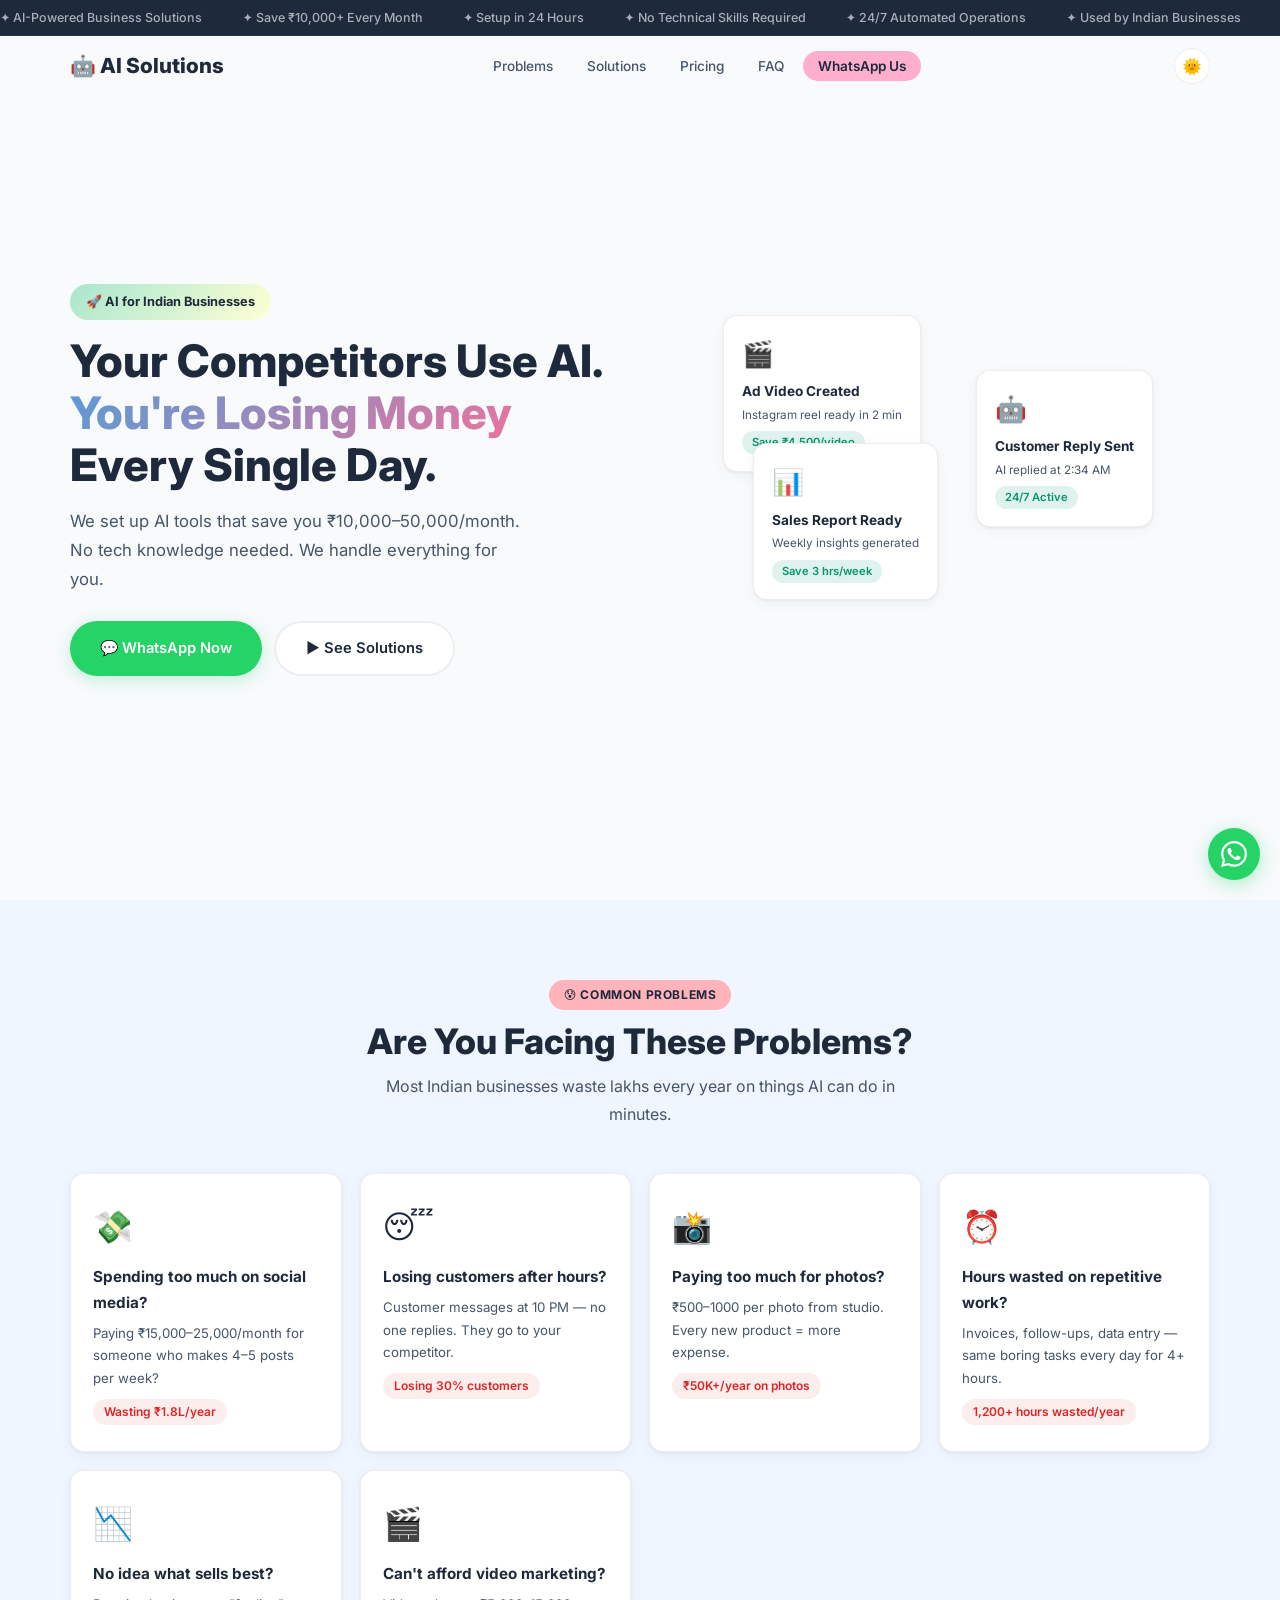
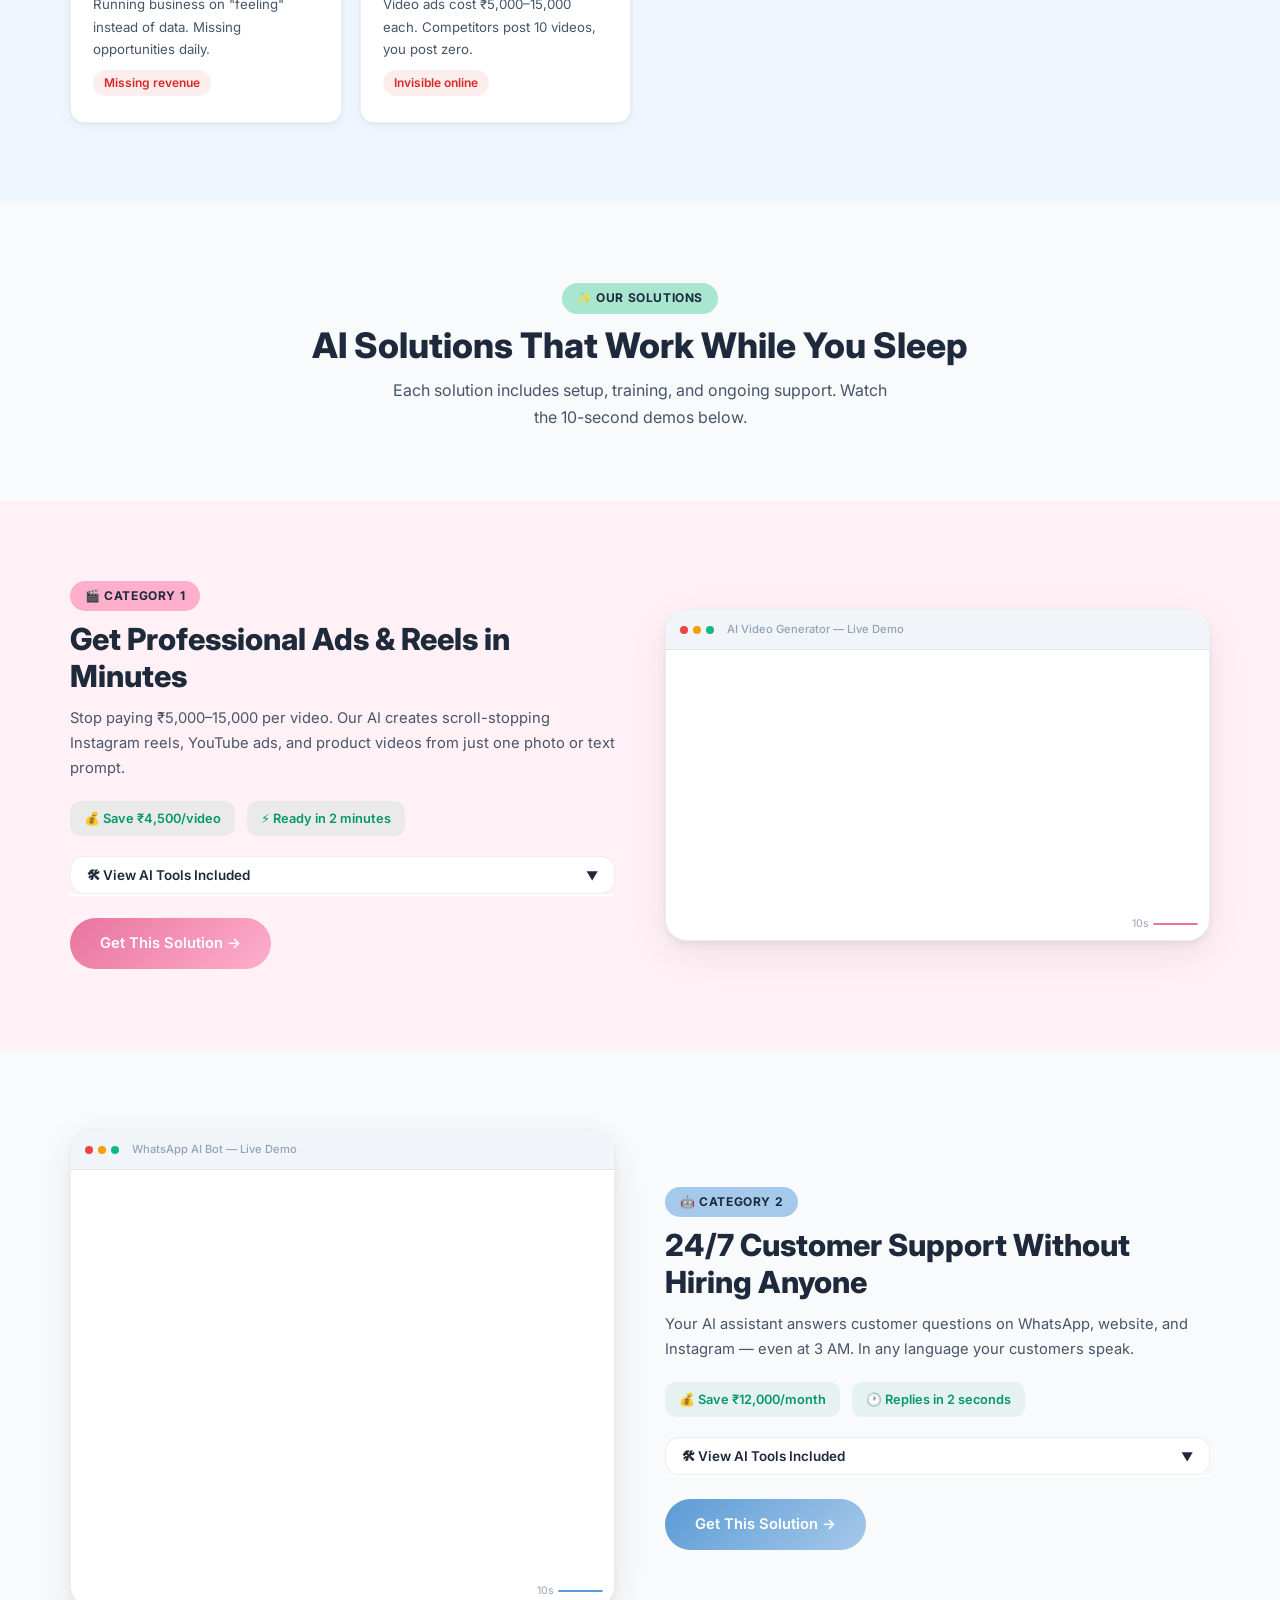
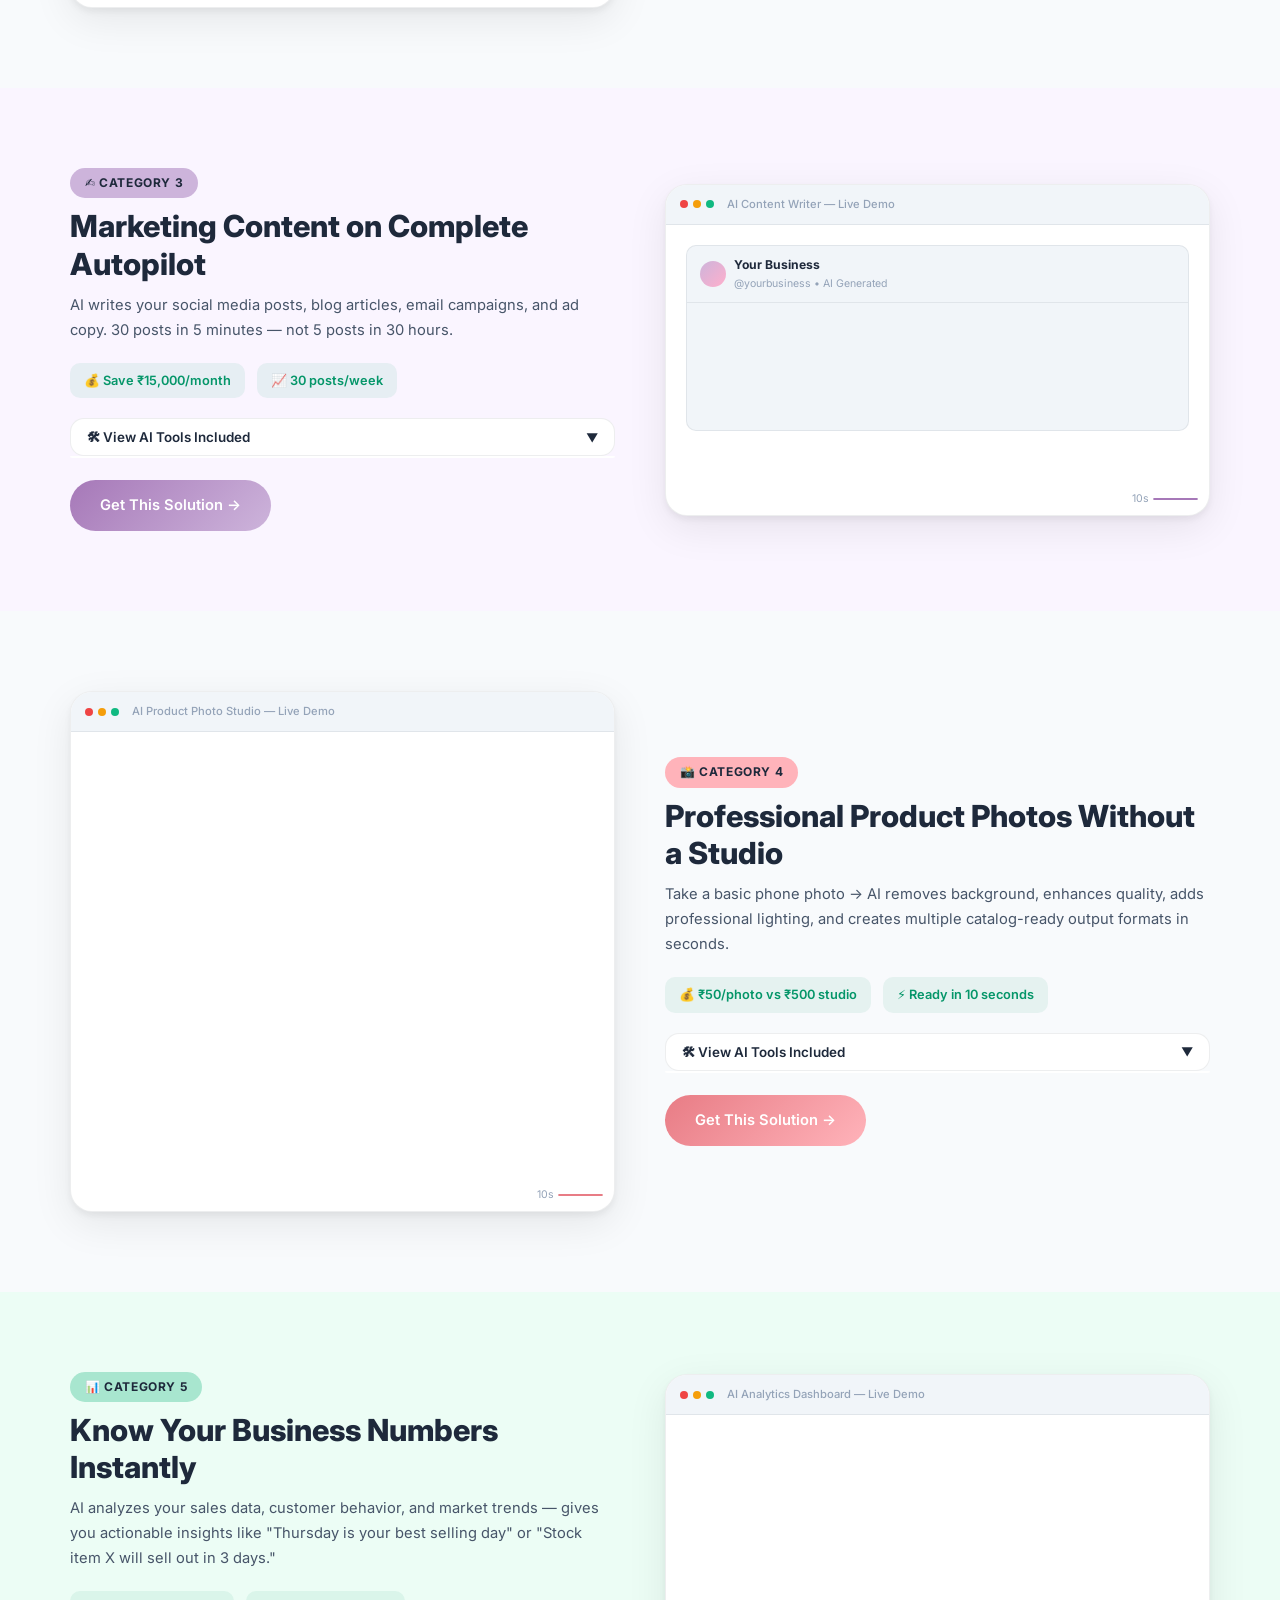
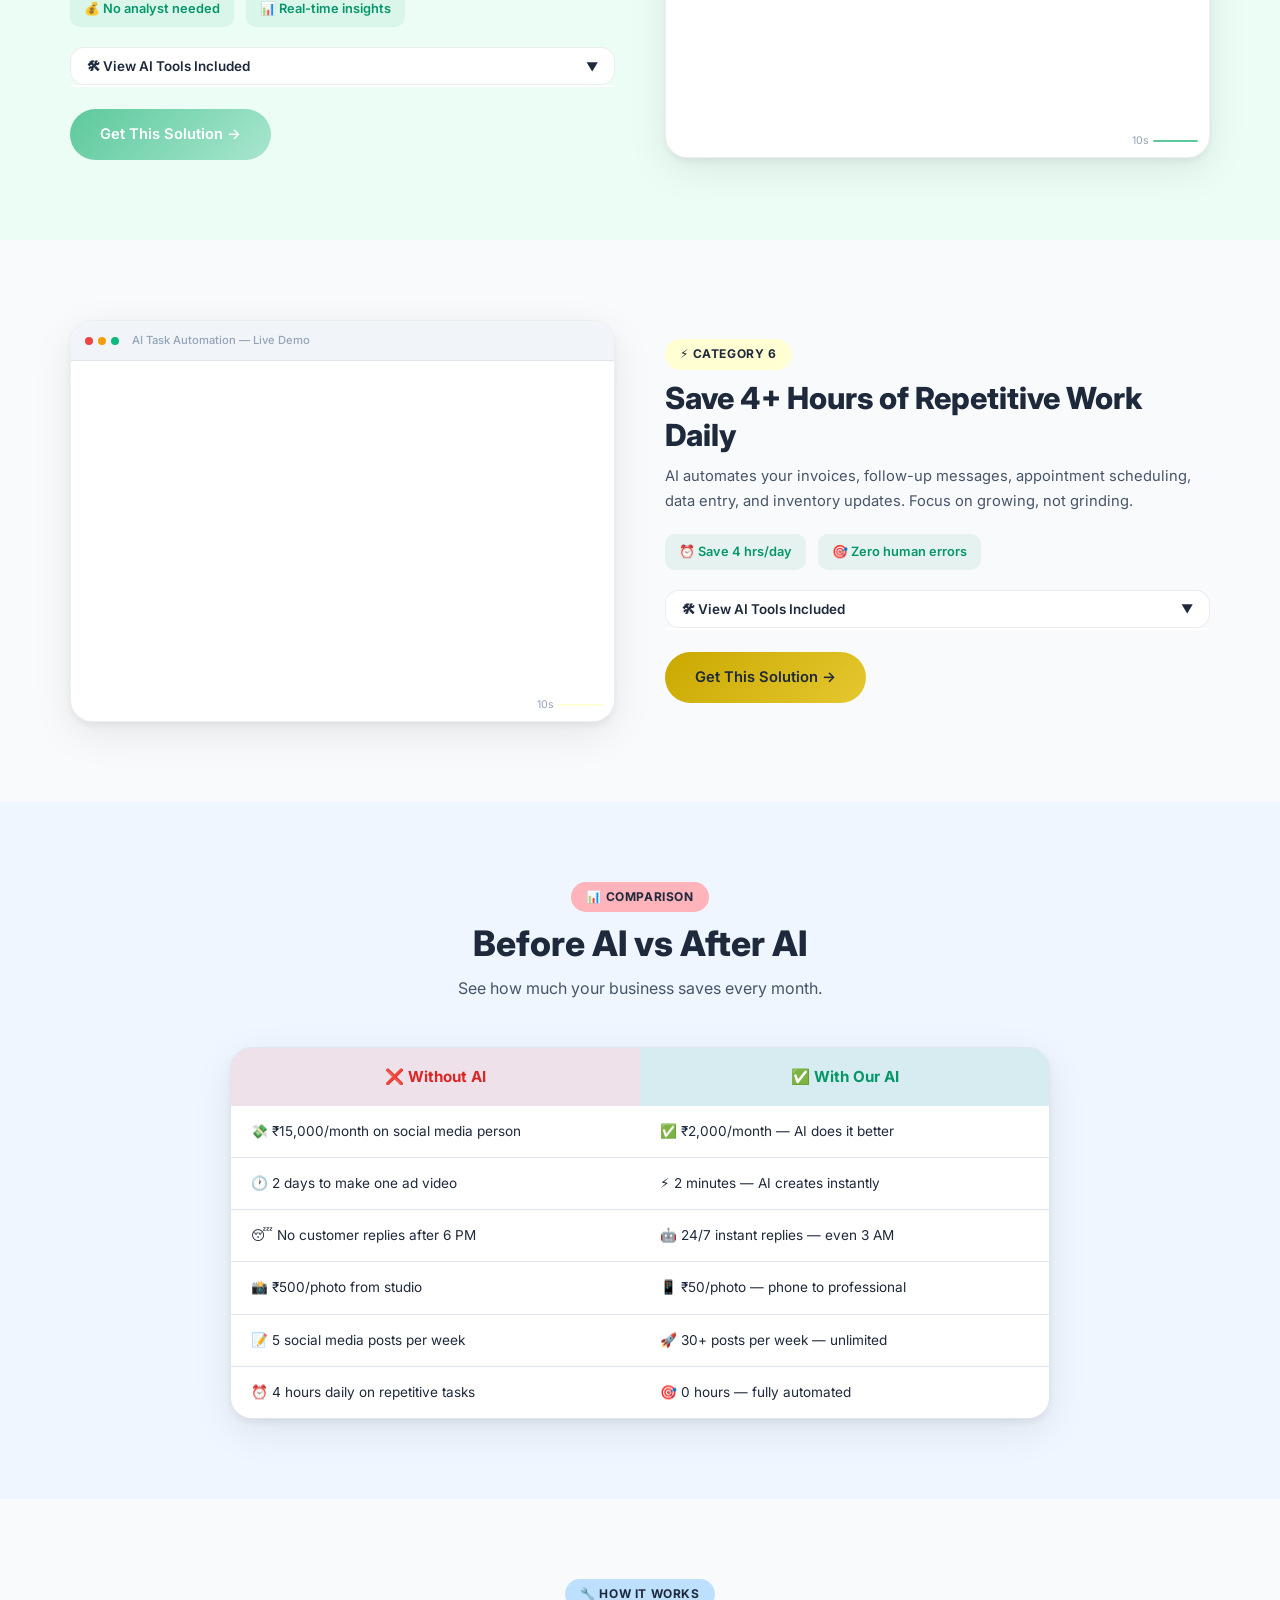
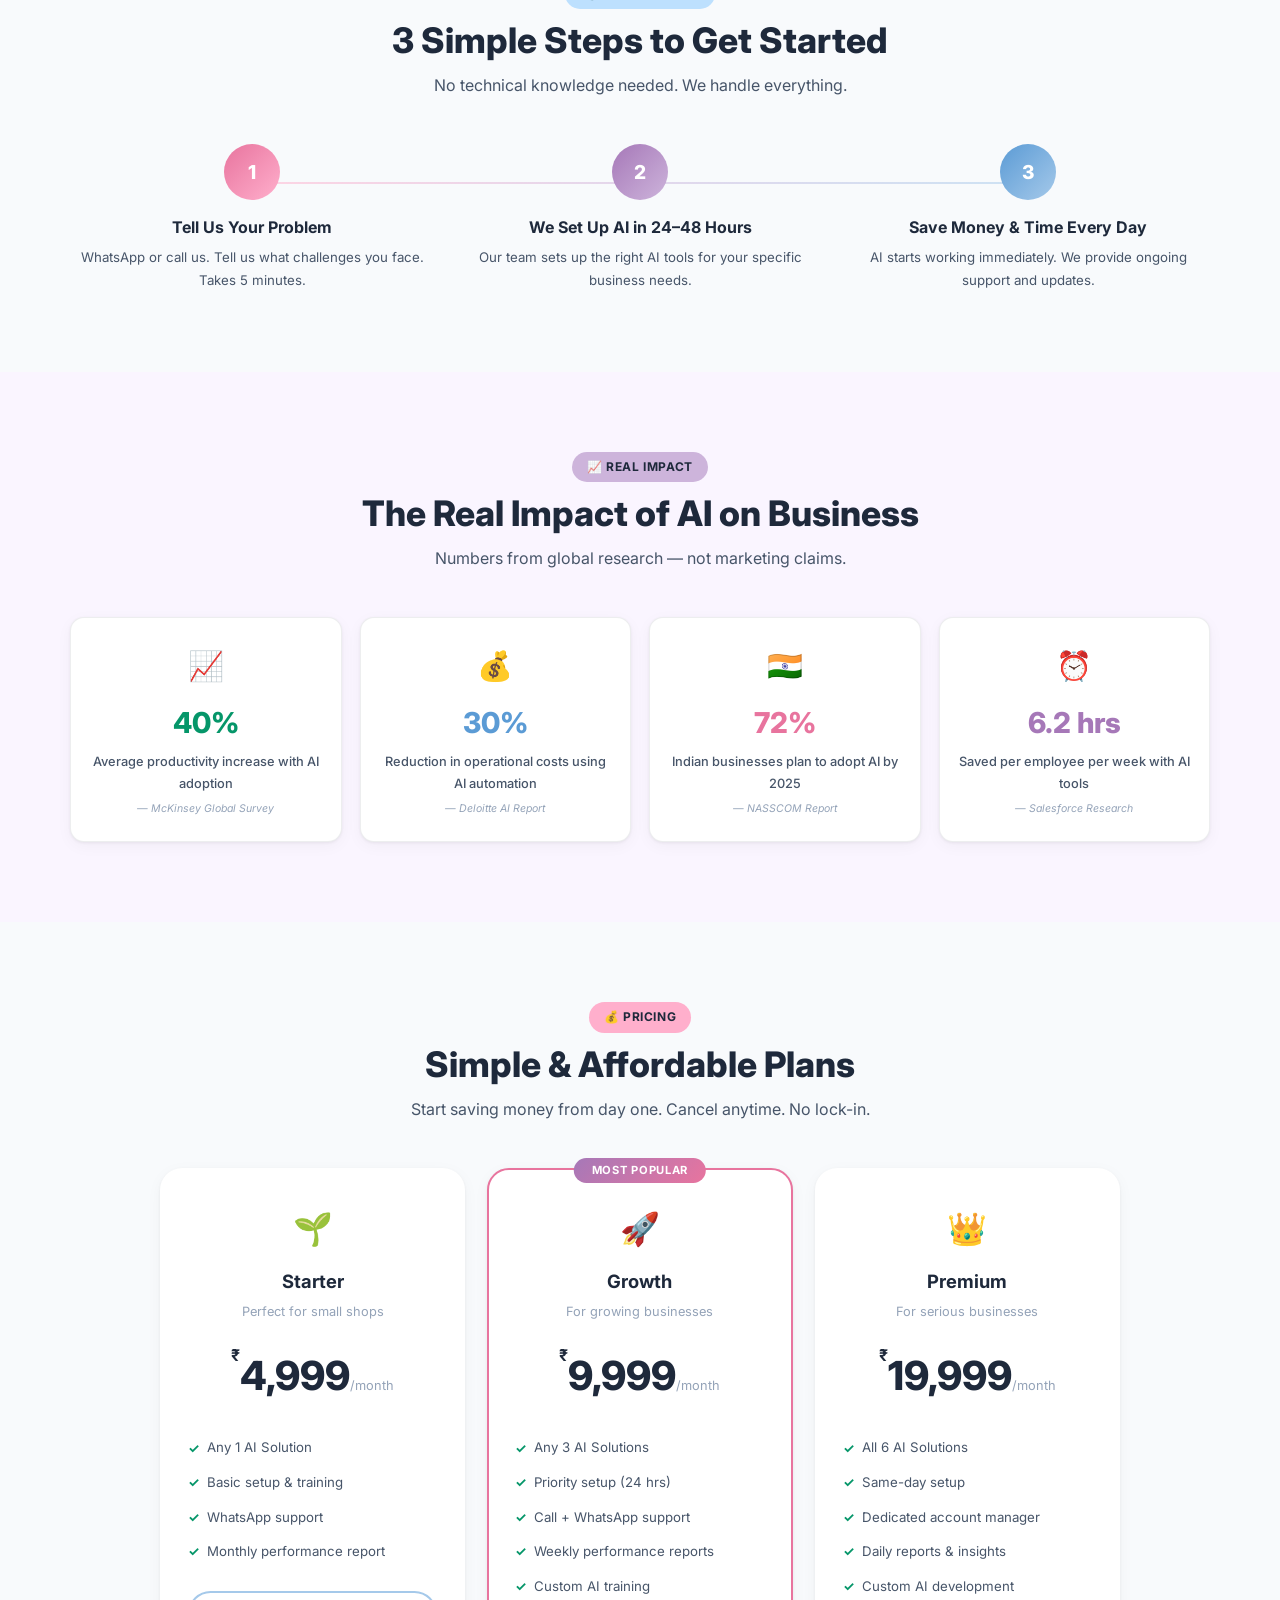
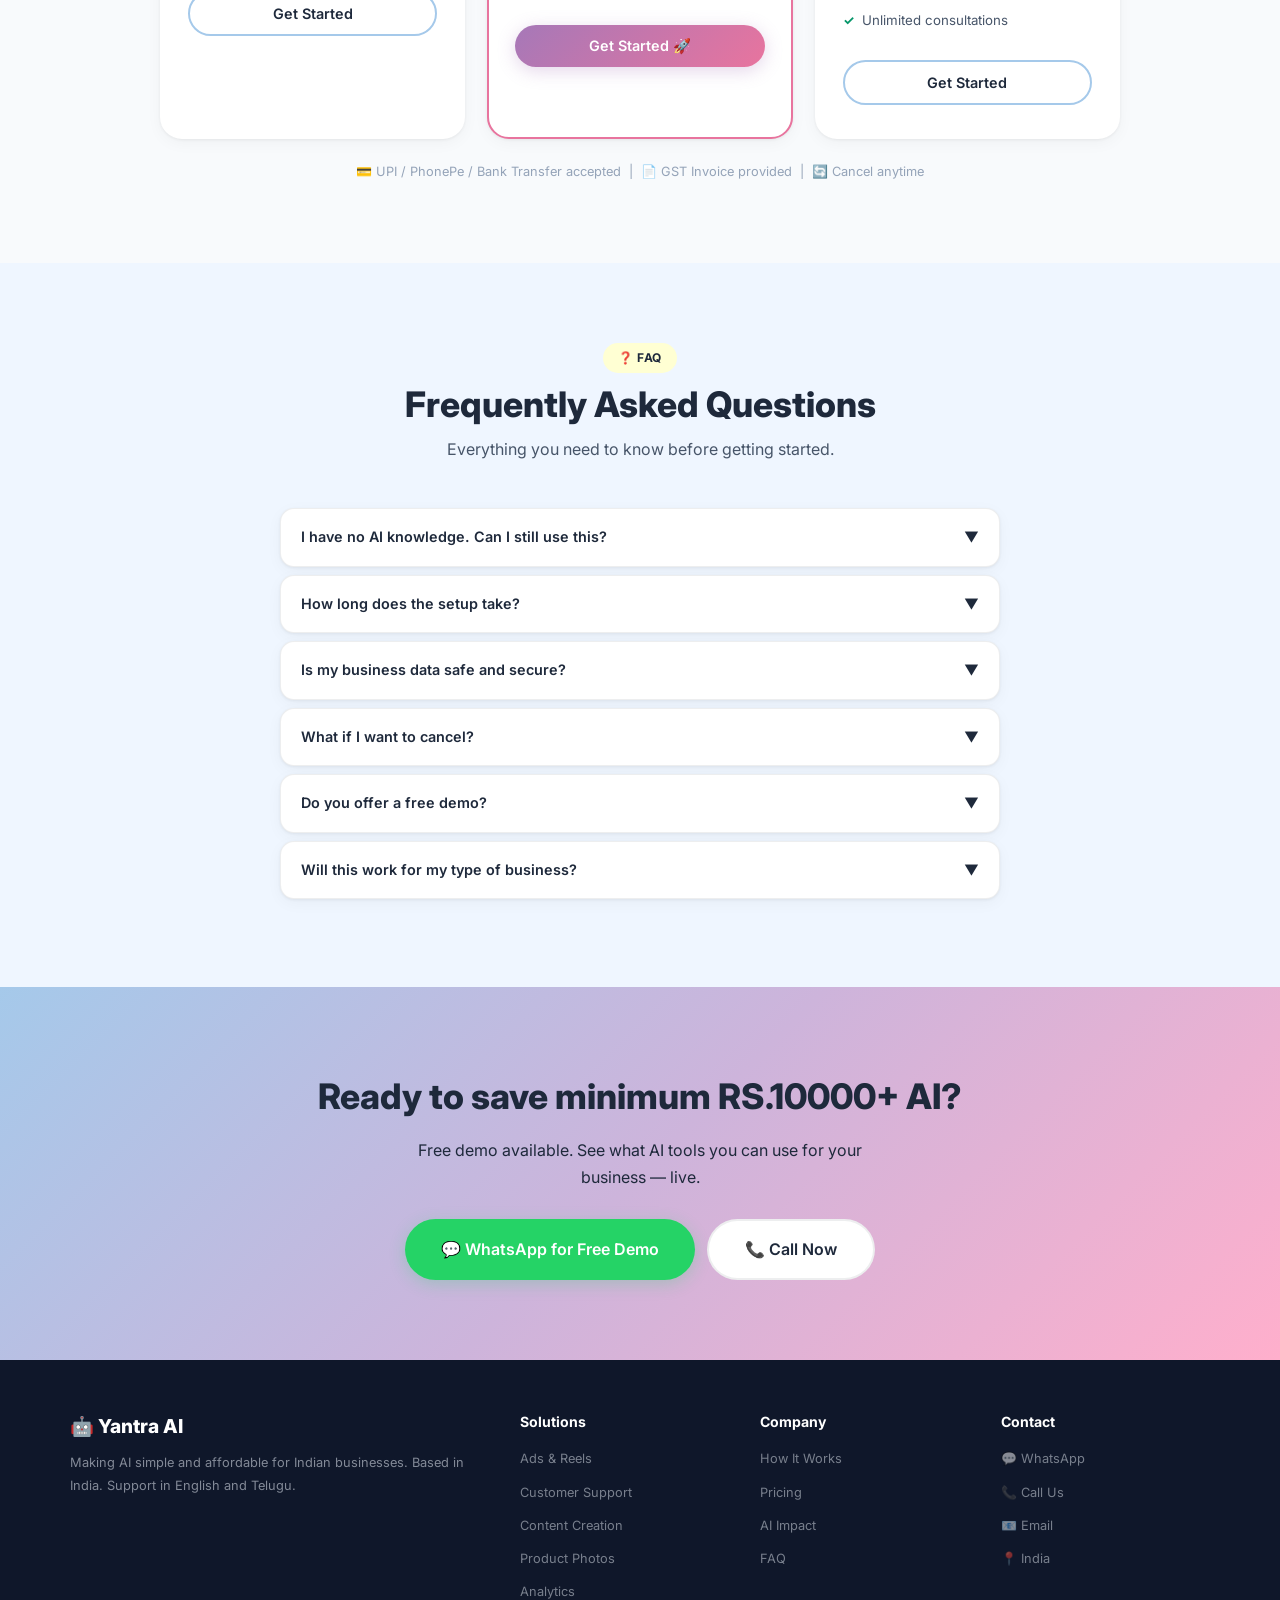
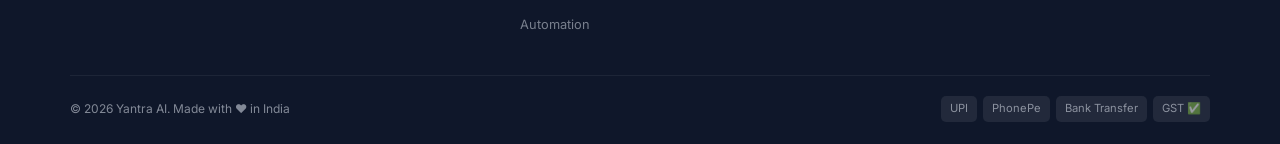
<file: index.html>
<!DOCTYPE html>
<html lang="en" data-theme="light">
<head>
    <!-- Google tag (gtag.js) -->
<script async src="https://www.googletagmanager.com/gtag/js?id=G-8D6Q9MECXR"></script>
<script>
  window.dataLayer = window.dataLayer || [];
  function gtag(){dataLayer.push(arguments);}
  gtag('js', new Date());

  gtag('config', 'G-8D6Q9MECXR');
</script>
    <script type="text/javascript">
    (function(c,l,a,r,i,t,y){
        c[a]=c[a]||function(){(c[a].q=c[a].q||[]).push(arguments)};
        t=l.createElement(r);t.async=1;t.src="https://www.clarity.ms/tag/"+i;
        y=l.getElementsByTagName(r)[0];y.parentNode.insertBefore(t,y);
    })(window, document, "clarity", "script", "vynx8fj3ri");
</script>
    <meta charset="UTF-8">
    <meta name="viewport" content="width=device-width, initial-scale=1.0">
    <meta name="description" content="AI solutions for Indian businesses. Save time and money with automated content, support, analytics and more.">
    <title>Yantra AI | Save Time & Money</title>
    <link rel="preconnect" href="https://fonts.googleapis.com">
    <link rel="preconnect" href="https://fonts.gstatic.com" crossorigin>
    <link href="https://fonts.googleapis.com/css2?family=Inter:wght@400;500;600;700;800&display=swap" rel="stylesheet">
    <style>
        /* ── VARIABLES ── */
        :root {
            --ticker-h:36px;
            --bg:#F8FAFC;--bg2:#EFF6FF;--bg3:#FFF1F6;--bg4:#FAF5FF;--bg5:#ECFDF5;
            --card:#FFFFFF;--card2:#F1F5F9;
            --text:#1E293B;--text2:#475569;--text3:#94A3B8;
            --primary:#A5C9EA;--primaryD:#5B9BD5;
            --secondary:#CDB4DB;--secondaryD:#A678B8;
            --accent:#FFAFCC;--accentD:#E8749E;
            --highlight:#BDE0FE;--highlightD:#7CC2FD;
            --mint:#A8E6CF;--mintD:#5CC99B;
            --coral:#FFB3BA;--coralD:#E87C85;
            --cream:#FFFFD3;
            --ok:#059669;--no:#DC2626;
            --border:rgba(30,41,59,.08);
            --sh:0 1px 3px rgba(0,0,0,.06),0 4px 16px rgba(0,0,0,.04);
            --shL:0 4px 6px rgba(0,0,0,.05),0 12px 40px rgba(0,0,0,.08);
            --r:14px;--rL:22px;
            --badge-text:#1E293B;
            --nav-bg:rgba(248,250,252,.88);
            --ticker-bg:#1E293B;--ticker-text:rgba(226,232,240,.7);
        }
        [data-theme="dark"] {
            --bg:#0F172A;--bg2:#1E293B;--bg3:#1C1528;--bg4:#171532;--bg5:#0D2618;
            --card:#1E293B;--card2:#2D3B50;
            --text:#E2E8F0;--text2:#94A3B8;--text3:#64748B;
            --primary:#93C5FD;--primaryD:#60A5FA;
            --secondary:#B8A4D4;--secondaryD:#9B7FC7;
            --accent:#F9A8D4;--accentD:#F472B6;
            --highlight:#99F6E4;--highlightD:#5EEAD4;
            --mint:#6EE7B7;--mintD:#34D399;
            --coral:#FCA5A5;--coralD:#F87171;
            --cream:#FEF3C7;
            --ok:#34D399;--no:#F87171;
            --border:rgba(226,232,240,.08);
            --sh:0 1px 3px rgba(0,0,0,.2),0 4px 16px rgba(0,0,0,.15);
            --shL:0 4px 6px rgba(0,0,0,.2),0 12px 40px rgba(0,0,0,.25);
            --badge-text:#1E293B;
            --nav-bg:rgba(15,23,42,.92);
            --ticker-bg:#020617;--ticker-text:rgba(148,163,184,.7);
        }

        /* ── RESET ── */
        *{margin:0;padding:0;box-sizing:border-box}
        html{scroll-behavior:smooth}
        body{font-family:'Inter',system-ui,sans-serif;background:var(--bg);color:var(--text);line-height:1.7;overflow-x:hidden;transition:background .35s,color .35s}

        /* ── TICKER — Fixed at very top ── */
        .ticker{
            position:fixed;top:0;left:0;right:0;
            height:var(--ticker-h);
            z-index:1002;
            background:var(--ticker-bg);
            color:var(--ticker-text);
            overflow:hidden;
            white-space:nowrap;
            display:flex;align-items:center;
            font-size:.78rem;font-weight:500;
            border-bottom:1px solid rgba(255,255,255,.05);
            transition:background .35s;
        }
        .ticker-track{
            display:inline-flex;gap:40px;
            animation:tickScroll 40s linear infinite;
            will-change:transform;
        }
        .ticker-track span{display:inline-flex;align-items:center;gap:6px;flex-shrink:0}
        @keyframes tickScroll{0%{transform:translateX(0)}100%{transform:translateX(-50%)}}

        /* ── NAVBAR — Fixed below ticker ── */
        .nav{
            position:fixed;top:var(--ticker-h);left:0;right:0;
            z-index:1001;
            padding:12px 28px;
            transition:all .3s;
        }
        .nav.scrolled{
            background:var(--nav-bg);
            backdrop-filter:blur(16px);-webkit-backdrop-filter:blur(16px);
            box-shadow:0 1px 10px rgba(0,0,0,.06);
            padding:8px 28px;
        }
        .nav-c{max-width:1140px;margin:0 auto;display:flex;justify-content:space-between;align-items:center}
        .logo{font-size:1.3rem;font-weight:800;text-decoration:none;color:var(--text);display:flex;align-items:center;gap:6px;transition:color .35s}
        .nav-links{display:flex;list-style:none;gap:4px;align-items:center}
        .nav-links a{text-decoration:none;color:var(--text2);font-weight:500;font-size:.85rem;padding:7px 15px;border-radius:50px;transition:.25s}
        .nav-links a:hover{background:var(--highlight);color:var(--badge-text)}
        .nav-cta{background:var(--accent)!important;color:var(--badge-text)!important;font-weight:600!important}
        .nav-cta:hover{opacity:.9;transform:translateY(-1px)}
        .nav-right{display:flex;align-items:center;gap:6px}
        .theme-btn{
            background:var(--card);border:1px solid var(--border);
            width:36px;height:36px;border-radius:50%;
            display:flex;align-items:center;justify-content:center;
            cursor:pointer;font-size:1rem;transition:.3s;
        }
        .theme-btn:hover{transform:scale(1.1);box-shadow:var(--sh)}
        .mob-tog{display:none;flex-direction:column;gap:4px;cursor:pointer;background:0;border:0;padding:4px}
        .mob-tog span{width:20px;height:2px;background:var(--text);border-radius:2px;transition:.3s}

        /* ── BUTTONS ── */
        .btn{display:inline-flex;align-items:center;gap:9px;padding:13px 30px;border-radius:50px;font-family:inherit;font-size:.92rem;font-weight:600;cursor:pointer;text-decoration:none;transition:all .25s;border:none}
        .btn:hover{transform:translateY(-2px)}
        .btn-wa{background:#25D366;color:#fff;box-shadow:0 4px 16px rgba(37,211,102,.25)}
        .btn-wa:hover{box-shadow:0 6px 24px rgba(37,211,102,.35)}
        .btn-out{background:var(--card);color:var(--text);border:2px solid var(--border);transition:all .25s}
        .btn-out:hover{border-color:var(--primary);background:var(--primary);color:var(--badge-text)}
        .btn-acc{color:#fff}

        /* ── SECTIONS ── */
        .sec{position:relative;z-index:1;padding:80px 28px;transition:background .35s}
        .sec-c{max-width:1140px;margin:0 auto}
        .badge{display:inline-flex;align-items:center;gap:5px;padding:5px 15px;border-radius:50px;font-size:.75rem;font-weight:700;text-transform:uppercase;letter-spacing:.6px;margin-bottom:10px;color:var(--badge-text)}
        .sec-title{font-size:2.2rem;font-weight:800;margin-bottom:10px;line-height:1.22}
        .sec-sub{font-size:1rem;color:var(--text2);max-width:520px;margin-bottom:45px}
        .tc{text-align:center}.tc .sec-sub{margin-left:auto;margin-right:auto}

        /* ── HERO ── */
        .hero{min-height:100vh;display:flex;align-items:center;padding:130px 28px 70px}
        .hero-c{max-width:1140px;margin:0 auto;display:grid;grid-template-columns:1fr 1fr;gap:50px;align-items:center;width:100%}
        .hero-badge{display:inline-flex;align-items:center;gap:7px;padding:7px 16px;border-radius:50px;font-size:.8rem;font-weight:700;margin-bottom:16px;color:var(--badge-text);background:linear-gradient(135deg,var(--mint),var(--cream))}
        .hero h1{font-size:2.8rem;font-weight:800;line-height:1.16;margin-bottom:16px}
        .hero .hl{background:linear-gradient(135deg,var(--primaryD),var(--accentD));-webkit-background-clip:text;-webkit-text-fill-color:transparent;background-clip:text}
        .hero p{font-size:1.05rem;color:var(--text2);margin-bottom:28px;max-width:460px}
        .hero-btns{display:flex;gap:12px;flex-wrap:wrap}

        .hero-vis{position:relative;display:flex;justify-content:center}
        .hero-stack{position:relative;width:100%;max-width:430px;height:350px}
        .h-card{position:absolute;background:var(--card);border-radius:var(--r);box-shadow:var(--sh);padding:16px 18px;border:1px solid var(--border);animation:hFloat 6s infinite ease-in-out;transition:background .35s,border-color .35s}
        .h-card:nth-child(1){top:10px;left:0;animation-delay:0s}
        .h-card:nth-child(2){top:65px;right:0;animation-delay:-2s}
        .h-card:nth-child(3){bottom:55px;left:30px;animation-delay:-4s}
        .h-card .ic{font-size:1.6rem;margin-bottom:5px}
        .h-card .ti{font-weight:700;font-size:.85rem;margin-bottom:2px}
        .h-card .ds{font-size:.73rem;color:var(--text2)}
        .h-card .sv{display:inline-block;margin-top:6px;background:rgba(5,150,105,.12);color:var(--ok);padding:2px 10px;border-radius:20px;font-size:.7rem;font-weight:600}
        @keyframes hFloat{0%,100%{transform:translateY(0)}50%{transform:translateY(-10px)}}

        /* ── PROBLEMS ── */
        .prob-grid{display:grid;grid-template-columns:repeat(auto-fit,minmax(250px,1fr));gap:18px}
        .prob-card{background:var(--card);border-radius:var(--r);padding:26px 22px;box-shadow:var(--sh);transition:all .3s;border:1px solid var(--border)}
        .prob-card:hover{transform:translateY(-3px);box-shadow:var(--shL)}
        .prob-card .ic{font-size:2rem;margin-bottom:10px}
        .prob-card h3{font-size:.95rem;font-weight:700;margin-bottom:6px}
        .prob-card p{font-size:.83rem;color:var(--text2)}
        .prob-card .cost{display:inline-block;margin-top:9px;padding:3px 11px;background:rgba(220,38,38,.08);color:var(--no);border-radius:20px;font-size:.75rem;font-weight:600}

        /* ── CATEGORY SECTIONS ── */
        .cat-sec{padding:80px 28px;transition:background .35s}
        .cat-grid{max-width:1140px;margin:0 auto;display:grid;grid-template-columns:1fr 1fr;gap:50px;align-items:center}
        .cat-sec:nth-child(odd) .cat-grid{direction:rtl}
        .cat-sec:nth-child(odd) .cat-grid>*{direction:ltr}
        .cat-info h2{font-size:1.9rem;font-weight:800;line-height:1.22;margin-bottom:10px}
        .cat-info>p{color:var(--text2);font-size:.92rem;margin-bottom:20px}
        .cat-savings{display:flex;gap:12px;margin-bottom:20px;flex-wrap:wrap}
        .sav{display:flex;align-items:center;gap:6px;background:rgba(5,150,105,.08);padding:7px 14px;border-radius:10px;font-size:.8rem;font-weight:600;color:var(--ok)}
        [data-theme="dark"] .sav{background:rgba(52,211,153,.1)}

        /* Tools dropdown */
        .t-drop{margin-bottom:22px}
        .t-tog{display:flex;align-items:center;gap:8px;background:var(--card);border:1px solid var(--border);padding:10px 16px;border-radius:var(--r);cursor:pointer;font-family:inherit;font-size:.84rem;font-weight:600;color:var(--text);width:100%;transition:all .25s}
        .t-tog:hover{background:var(--card2)}
        .t-tog .arr{margin-left:auto;transition:transform .3s;font-size:.75rem}
        .t-drop.open .arr{transform:rotate(180deg)}
        .t-list{max-height:0;overflow:hidden;transition:max-height .35s ease;background:var(--card);border-radius:0 0 var(--r) var(--r);border:1px solid transparent}
        .t-drop.open .t-list{max-height:500px;border-color:var(--border);border-top:0}
        .t-item{display:flex;align-items:flex-start;gap:10px;padding:11px 14px;border-bottom:1px solid var(--border);font-size:.82rem}
        .t-item:last-child{border-bottom:0}
        .t-item .t-ic{font-size:1.1rem;flex-shrink:0;margin-top:2px}
        .t-item strong{display:block;font-size:.83rem;margin-bottom:1px;color:var(--text)}
        .t-item span{color:var(--text2);font-size:.76rem;line-height:1.5}

        /* ── DEMOS ── */
        .demo{background:var(--card);border-radius:var(--rL);box-shadow:var(--shL);overflow:hidden;border:1px solid var(--border);transition:background .35s,border-color .35s}
        .demo-top{display:flex;align-items:center;gap:5px;padding:10px 14px;background:var(--card2);border-bottom:1px solid var(--border);transition:background .35s}
        .dd{width:8px;height:8px;border-radius:50%}
        .dd:nth-child(1){background:#EF4444}.dd:nth-child(2){background:#F59E0B}.dd:nth-child(3){background:#10B981}
        .demo-top .dt{margin-left:8px;font-size:.7rem;color:var(--text3);font-weight:500}
        .demo-body{padding:20px;min-height:290px;position:relative;overflow:hidden}
        .dtimer{position:absolute;bottom:7px;right:11px;font-size:.66rem;color:var(--text3);display:flex;align-items:center;gap:4px}
        .tbar{width:45px;height:2px;background:var(--border);border-radius:2px;overflow:hidden}
        .tfill{height:100%;border-radius:2px;animation:tFill 10s linear infinite}
        @keyframes tFill{0%{width:0}100%{width:100%}}

        /* Demo 1: Ads */
        .d1 .pr{background:var(--card2);border-radius:10px;padding:9px 13px;margin-bottom:16px;font-size:.76rem;color:var(--text2);border:1px dashed var(--primary);opacity:0;animation:d1f 10s infinite;transition:background .35s}
        .d1 .pr .ty{color:var(--text);font-weight:600;overflow:hidden;white-space:nowrap;display:inline-block;animation:d1t 10s steps(40) infinite}
        .d1 .vr{background:linear-gradient(135deg,var(--accent),var(--coral));border-radius:10px;height:155px;display:flex;flex-direction:column;align-items:center;justify-content:center;opacity:0;animation:d1s 10s infinite;position:relative}
        .d1 .vr .pl{width:40px;height:40px;background:rgba(255,255,255,.9);border-radius:50%;display:flex;align-items:center;justify-content:center;font-size:1rem;margin-bottom:7px;box-shadow:0 3px 10px rgba(0,0,0,.1)}
        .d1 .vr .rt{color:var(--badge-text);font-weight:700;font-size:.8rem}
        .d1 .vr .rb{position:absolute;top:8px;right:8px;background:rgba(255,255,255,.9);padding:2px 9px;border-radius:16px;font-size:.65rem;font-weight:700;color:var(--ok)}
        @keyframes d1f{0%,6%{opacity:0;transform:translateY(6px)}12%,48%{opacity:1;transform:translateY(0)}52%,100%{opacity:1}}
        @keyframes d1t{0%,12%{width:0}38%,100%{width:100%}}
        @keyframes d1s{0%,42%{opacity:0;transform:translateY(20px)}52%,88%{opacity:1;transform:translateY(0)}94%,100%{opacity:0}}

        /* Demo 2: Chat */
        .d2 .ms{display:flex;flex-direction:column;gap:9px}
        .d2 .m{max-width:78%;padding:8px 13px;border-radius:13px;font-size:.78rem;opacity:0;transform:translateY(10px)}
        .d2 .mc{align-self:flex-end;background:var(--primary);color:var(--badge-text);border-bottom-right-radius:3px}
        .d2 .mb{align-self:flex-start;background:var(--card2);color:var(--text);border-bottom-left-radius:3px}
        .d2 .mb .bl{font-size:.6rem;color:var(--secondaryD);font-weight:700;margin-bottom:1px}
        .d2 .tp{align-self:flex-start;display:flex;gap:3px;padding:10px 14px;background:var(--card2);border-radius:13px;border-bottom-left-radius:3px;opacity:0}
        .d2 .td{width:5px;height:5px;background:var(--secondaryD);border-radius:50%;animation:tBnc 1.2s infinite}
        .d2 .td:nth-child(2){animation-delay:.15s}.d2 .td:nth-child(3){animation-delay:.3s}
        @keyframes tBnc{0%,60%,100%{transform:translateY(0)}30%{transform:translateY(-3px)}}
        .d2 .m:nth-child(1){animation:cm 10s infinite .3s}.d2 .m:nth-child(2){animation:cm 10s infinite 1.4s}
        .d2 .tp{animation:ct 10s infinite}.d2 .m:nth-child(4){animation:cm 10s infinite 3s}
        .d2 .m:nth-child(5){animation:cm 10s infinite 4.6s}.d2 .m:nth-child(6){animation:cm 10s infinite 6s}
        .d2 .m:nth-child(7){animation:cm 10s infinite 7.5s}
        @keyframes cm{0%,3%{opacity:0;transform:translateY(10px)}9%,86%{opacity:1;transform:translateY(0)}93%,100%{opacity:0}}
        @keyframes ct{14%,22%{opacity:1}28%,100%{opacity:0}0%,10%{opacity:0}}

        /* Demo 3: Content */
        .d3 .po{background:var(--card2);border-radius:10px;border:1px solid var(--border);overflow:hidden;transition:background .35s}
        .d3 .ph{display:flex;align-items:center;gap:8px;padding:9px 13px;border-bottom:1px solid var(--border)}
        .d3 .pav{width:26px;height:26px;border-radius:50%;background:linear-gradient(135deg,var(--secondary),var(--accent))}
        .d3 .pn{font-size:.76rem;font-weight:700}.d3 .phn{font-size:.66rem;color:var(--text3)}
        .d3 .pbd{padding:12px 13px;font-size:.78rem;min-height:80px}
        .d3 .tl{overflow:hidden;white-space:nowrap;border-right:2px solid var(--secondaryD);opacity:0}
        .d3 .tl:nth-child(1){animation:tLn 10s infinite .5s}
        .d3 .tl:nth-child(2){animation:tLn 10s infinite 2s}
        .d3 .tl:nth-child(3){animation:tLn 10s infinite 3.5s}
        .d3 .pf{display:flex;gap:18px;padding:9px 13px;border-top:1px solid var(--border);font-size:.73rem;color:var(--text3);opacity:0;animation:lf 10s infinite}
        .d3 .eng{margin-top:10px;display:flex;gap:8px;opacity:0;animation:lf 10s infinite 5.5s}
        .d3 .eng span{background:var(--mint);padding:5px 10px;border-radius:8px;font-size:.7rem;font-weight:700;color:var(--badge-text)}
        @keyframes tLn{0%,5%{width:0;opacity:1}16%,80%{width:100%;opacity:1;border-right-color:transparent}87%,100%{width:100%;opacity:0}}
        @keyframes lf{0%,50%{opacity:0}60%,80%{opacity:1}87%,100%{opacity:0}}

        /* Demo 4: Product Photos — Improved */
        .d4 .flow{display:flex;flex-direction:column;gap:12px}
        .d4 .raw{background:var(--card2);border-radius:10px;padding:12px;display:flex;align-items:center;gap:12px;opacity:0;animation:p4in 10s infinite 0s;transition:background .35s}
        .d4 .raw-img{width:64px;height:64px;background:var(--border);border-radius:8px;display:flex;align-items:center;justify-content:center;position:relative;overflow:hidden;flex-shrink:0}
        .d4 .raw-img::before{content:'';position:absolute;inset:0;background:repeating-conic-gradient(var(--card2) 0% 25%,transparent 0% 50%) 50%/10px 10px;opacity:.6}
        .d4 .raw-img .emoji{font-size:1.6rem;position:relative;z-index:1;filter:brightness(.85) saturate(.5)}
        .d4 .raw-info .ri-t{font-size:.8rem;font-weight:700;margin-bottom:1px}
        .d4 .raw-info .ri-d{font-size:.7rem;color:var(--text3)}
        .d4 .raw-info .ri-tags{display:flex;gap:4px;margin-top:4px}
        .d4 .raw-info .ri-tag{font-size:.58rem;padding:1px 7px;background:rgba(220,38,38,.08);color:var(--no);border-radius:8px;font-weight:600}

        .d4 .pipe{display:flex;flex-direction:column;gap:5px}
        .d4 .ps{display:flex;align-items:center;gap:7px;padding:6px 10px;border-radius:7px;font-size:.73rem;font-weight:500;opacity:0;background:var(--card2);color:var(--text);transition:background .35s}
        .d4 .ps:nth-child(1){animation:p4p 10s infinite 1.2s}
        .d4 .ps:nth-child(2){animation:p4p 10s infinite 2s}
        .d4 .ps:nth-child(3){animation:p4p 10s infinite 2.8s}
        .d4 .ps:nth-child(4){animation:p4p 10s infinite 3.6s}
        .d4 .pchk{width:16px;height:16px;border-radius:50%;background:var(--ok);color:#fff;display:flex;align-items:center;justify-content:center;font-size:.55rem;flex-shrink:0}
        .d4 .pbar{margin-left:auto;width:40px;height:2px;background:var(--border);border-radius:2px;overflow:hidden}
        .d4 .pbf{height:100%;background:var(--ok);border-radius:2px;animation:pbFill 1.2s ease-out forwards}
        @keyframes pbFill{0%{width:0}100%{width:100%}}

        .d4 .outs{display:grid;grid-template-columns:repeat(3,1fr);gap:7px;opacity:0;animation:p4o 10s infinite}
        .d4 .out-card{background:var(--card);border:1px solid var(--border);border-radius:8px;padding:8px;text-align:center;transition:all .25s}
        .d4 .out-card:hover{transform:scale(1.03)}
        .d4 .out-img{width:100%;aspect-ratio:1;border-radius:6px;display:flex;align-items:center;justify-content:center;font-size:1.4rem;margin-bottom:4px;position:relative}
        .d4 .out-img.a{background:linear-gradient(135deg,#f8f9fa,#fff)}
        [data-theme="dark"] .d4 .out-img.a{background:linear-gradient(135deg,var(--card2),var(--card))}
        .d4 .out-img.b{background:linear-gradient(135deg,var(--cream),var(--mint))}
        .d4 .out-img.c{background:linear-gradient(135deg,var(--highlight),var(--primary))}
        .d4 .out-img .q{position:absolute;top:3px;right:3px;background:var(--ok);color:#fff;font-size:.48rem;padding:1px 4px;border-radius:4px;font-weight:700}
        .d4 .out-lbl{font-size:.62rem;font-weight:600;color:var(--text2)}

        @keyframes p4in{0%,5%{opacity:0;transform:translateY(8px)}12%,84%{opacity:1;transform:translateY(0)}91%,100%{opacity:0}}
        @keyframes p4p{0%,3%{opacity:0;transform:translateX(-8px)}10%,84%{opacity:1;transform:translateX(0)}91%,100%{opacity:0}}
        @keyframes p4o{0%,48%{opacity:0;transform:translateY(10px)}58%,84%{opacity:1;transform:translateY(0)}91%,100%{opacity:0}}

        /* Demo 5: Analytics */
        .d5 .ag{display:grid;grid-template-columns:1fr 1fr;gap:8px}
        .d5 .mc{background:var(--card2);border-radius:8px;padding:10px;opacity:0;transform:scale(.92);transition:background .35s}
        .d5 .mc:nth-child(1){animation:mp 10s infinite .4s}
        .d5 .mc:nth-child(2){animation:mp 10s infinite .9s}
        .d5 .mc:nth-child(3){animation:mp 10s infinite 1.4s}
        .d5 .mc:nth-child(4){animation:mp 10s infinite 1.9s}
        .d5 .ml{font-size:.6rem;color:var(--text3);text-transform:uppercase;letter-spacing:.4px;font-weight:600}
        .d5 .mv{font-size:1.2rem;font-weight:800;margin:2px 0 1px}
        .d5 .mch{font-size:.65rem;font-weight:600}
        .mch.up{color:var(--ok)}.mch.dn{color:var(--no)}
        .d5 .bars{margin-top:10px;display:flex;align-items:flex-end;gap:5px;height:60px;padding:0 6px}
        .d5 .bar{flex:1;border-radius:2px 2px 0 0;animation:bg 10s infinite}
        @keyframes mp{0%,5%{opacity:0;transform:scale(.92)}13%,84%{opacity:1;transform:scale(1)}91%,100%{opacity:0}}
        @keyframes bg{0%,26%{height:0}40%,84%{height:var(--h)}91%,100%{height:0}}
        .d5 .ins{margin-top:9px;background:rgba(5,150,105,.08);padding:8px 11px;border-radius:8px;font-size:.7rem;font-weight:600;color:var(--ok);opacity:0;animation:insIn 10s infinite}
        [data-theme="dark"] .d5 .ins{background:rgba(52,211,153,.1)}
        @keyframes insIn{0%,53%{opacity:0;transform:translateY(6px)}63%,84%{opacity:1;transform:translateY(0)}91%,100%{opacity:0}}

        /* Demo 6: Automation */
        .d6 .tl{display:flex;flex-direction:column;gap:7px}
        .d6 .tk{display:flex;align-items:center;gap:9px;padding:9px 12px;background:var(--card2);border-radius:8px;font-size:.78rem;font-weight:500;opacity:0;transition:all .3s}
        .d6 .tk:nth-child(1){animation:tkIn 10s infinite .3s}
        .d6 .tk:nth-child(2){animation:tkIn 10s infinite .7s}
        .d6 .tk:nth-child(3){animation:tkIn 10s infinite 1.1s}
        .d6 .tk:nth-child(4){animation:tkIn 10s infinite 1.5s}
        .d6 .tk:nth-child(5){animation:tkIn 10s infinite 1.9s}
        .d6 .ck{width:18px;height:18px;border-radius:50%;border:2px solid var(--border);display:flex;align-items:center;justify-content:center;font-size:.6rem;flex-shrink:0;transition:.3s}
        .d6 .tk.done .ck{background:var(--ok);border-color:var(--ok);color:#fff}
        .d6 .tk.done{background:rgba(5,150,105,.06)}
        [data-theme="dark"] .d6 .tk.done{background:rgba(52,211,153,.08)}
        .d6 .tk.done .tt{text-decoration:line-through;color:var(--text3)}
        .d6 .ts{margin-top:12px;text-align:center;padding:11px;background:linear-gradient(135deg,var(--cream),var(--highlight));border-radius:10px;opacity:0;animation:tsv 10s infinite}
        .d6 .ts .bn{font-size:1.5rem;font-weight:800;color:var(--badge-text)}.d6 .ts .lb{font-size:.76rem;color:var(--badge-text);font-weight:600;opacity:.7}
        @keyframes tkIn{0%,3%{opacity:0;transform:translateX(-12px)}10%,84%{opacity:1;transform:translateX(0)}91%,100%{opacity:0}}
        @keyframes tsv{0%,56%{opacity:0;transform:scale(.92)}66%,84%{opacity:1;transform:scale(1)}91%,100%{opacity:0}}

        /* ── COMPARISON ── */
        .comp{max-width:820px;margin:0 auto;border-radius:var(--rL);overflow:hidden;box-shadow:var(--shL);border:1px solid var(--border)}
        .comp-hdr{display:grid;grid-template-columns:1fr 1fr}
        .ch{padding:16px 22px;text-align:center;font-weight:700;font-size:.95rem}
        .ch.bad{background:rgba(220,38,38,.1);color:var(--no)}
        .ch.good{background:rgba(5,150,105,.1);color:var(--ok)}
        [data-theme="dark"] .ch.bad{background:rgba(248,113,113,.08)}
        [data-theme="dark"] .ch.good{background:rgba(52,211,153,.08)}
        .cr{display:grid;grid-template-columns:1fr 1fr;border-bottom:1px solid var(--border)}
        .cr:last-child{border-bottom:0}
        .cc{padding:14px 20px;font-size:.85rem;display:flex;align-items:center;gap:7px;background:var(--card);transition:background .35s}

        /* ── STEPS ── */
        .steps{display:grid;grid-template-columns:repeat(3,1fr);gap:24px;position:relative}
        .steps::before{content:'';position:absolute;top:38px;left:18%;right:18%;height:2px;background:linear-gradient(90deg,var(--accent),var(--secondary),var(--primary));z-index:0;opacity:.5}
        .step{text-align:center;position:relative;z-index:1}
        .step-n{width:56px;height:56px;border-radius:50%;display:flex;align-items:center;justify-content:center;font-size:1.2rem;font-weight:800;margin:0 auto 14px;color:#fff}
        .step:nth-child(1) .step-n{background:linear-gradient(135deg,var(--accentD),var(--accent))}
        .step:nth-child(2) .step-n{background:linear-gradient(135deg,var(--secondaryD),var(--secondary))}
        .step:nth-child(3) .step-n{background:linear-gradient(135deg,var(--primaryD),var(--primary))}
        .step h3{font-size:1rem;font-weight:700;margin-bottom:5px}.step p{font-size:.83rem;color:var(--text2)}

        /* ── IMPACT ── */
        .imp-grid{display:grid;grid-template-columns:repeat(4,1fr);gap:18px}
        .imp-card{background:var(--card);border-radius:var(--r);padding:24px 18px;text-align:center;box-shadow:var(--sh);border:1px solid var(--border);transition:all .3s}
        .imp-card:hover{transform:translateY(-3px);box-shadow:var(--shL)}
        .imp-card .ii{font-size:1.8rem;margin-bottom:8px}
        .imp-card .in{font-size:1.8rem;font-weight:800;margin-bottom:3px}
        .imp-card .it{font-size:.8rem;color:var(--text2);font-weight:500}
        .imp-card .is{font-size:.66rem;color:var(--text3);margin-top:5px;font-style:italic}

        /* ── PRICING ── */
        .pr-grid{display:grid;grid-template-columns:repeat(3,1fr);gap:22px;max-width:960px;margin:0 auto}
        .pr-card{background:var(--card);border-radius:var(--rL);padding:32px 26px;text-align:center;box-shadow:var(--sh);transition:all .3s;border:2px solid transparent;position:relative}
        .pr-card:hover{transform:translateY(-3px);box-shadow:var(--shL)}
        .pr-card.pop{border-color:var(--accentD);transform:scale(1.03)}
        .pr-card.pop:hover{transform:scale(1.03) translateY(-3px)}
        .pop-b{position:absolute;top:-12px;left:50%;transform:translateX(-50%);background:linear-gradient(135deg,var(--secondaryD),var(--accentD));color:#fff;padding:3px 18px;border-radius:50px;font-size:.7rem;font-weight:700;text-transform:uppercase;letter-spacing:.7px}
        .pr-ic{font-size:2rem;margin-bottom:10px}
        .pr-nm{font-size:1.15rem;font-weight:700;margin-bottom:3px}
        .pr-ds{font-size:.8rem;color:var(--text3);margin-bottom:20px}
        .pr-am{margin-bottom:20px}
        .pr-cur{font-size:1rem;font-weight:700;vertical-align:top}
        .pr-val{font-size:2.5rem;font-weight:800}
        .pr-per{font-size:.8rem;color:var(--text3)}
        .pr-feat{list-style:none;text-align:left;margin-bottom:22px}
        .pr-feat li{padding:6px 0;font-size:.83rem;color:var(--text2);display:flex;align-items:center;gap:7px}
        .pr-feat li::before{content:'✓';color:var(--ok);font-weight:700;font-size:.82rem}
        .bp{width:100%;padding:12px;border:none;border-radius:50px;font-family:inherit;font-size:.9rem;font-weight:600;cursor:pointer;transition:.3s}
        .bp-o{background:transparent;border:2px solid var(--primary);color:var(--text)}
        .bp-o:hover{background:var(--primary);color:var(--badge-text)}
        .bp-f{background:linear-gradient(135deg,var(--secondaryD),var(--accentD));color:#fff;box-shadow:0 4px 18px rgba(164,120,184,.3)}
        .bp-f:hover{transform:translateY(-2px);box-shadow:0 6px 24px rgba(164,120,184,.4)}

        /* ── FAQ ── */
        .faq-list{max-width:720px;margin:0 auto}
        .faq-i{background:var(--card);border-radius:var(--r);margin-bottom:8px;box-shadow:var(--sh);overflow:hidden;border:1px solid var(--border);transition:background .35s,border-color .35s}
        .faq-q{padding:16px 20px;display:flex;justify-content:space-between;align-items:center;cursor:pointer;font-weight:600;font-size:.9rem;transition:.25s}
        .faq-q:hover{background:var(--card2)}
        .faq-ar{transition:transform .3s;font-size:.9rem}
        .faq-i.active .faq-ar{transform:rotate(180deg)}
        .faq-a{max-height:0;overflow:hidden;transition:max-height .35s ease}
        .faq-i.active .faq-a{max-height:200px}
        .faq-a p{padding:0 20px 16px;font-size:.86rem;color:var(--text2);line-height:1.8}

        /* ── CTA ── */
        .cta{text-align:center;padding:80px 28px;background:linear-gradient(135deg,var(--primary),var(--secondary),var(--accent));transition:background .35s}
        [data-theme="dark"] .cta{background:linear-gradient(135deg,var(--bg2),var(--bg3),var(--bg5))}
        .cta h2{font-size:2.2rem;font-weight:800;margin-bottom:10px}
        .cta p{font-size:1rem;color:var(--text2);margin-bottom:28px;max-width:460px;margin-left:auto;margin-right:auto}
        .cta-btns{display:flex;gap:12px;justify-content:center;flex-wrap:wrap}
        /* CTA text fix for light mode gradient bg */
        .cta h2,.cta p{color:var(--badge-text)}
        [data-theme="dark"] .cta h2{color:var(--text)}
        [data-theme="dark"] .cta p{color:var(--text2)}

        /* ── FOOTER ── */
        .footer{background:#0F172A;color:rgba(226,232,240,.55);padding:50px 28px 22px}
        .fg{max-width:1140px;margin:0 auto;display:grid;grid-template-columns:2fr 1fr 1fr 1fr;gap:32px;margin-bottom:32px}
        .fb{font-size:1.2rem;font-weight:800;color:#fff;margin-bottom:8px}
        .fd{font-size:.8rem;line-height:1.8}
        .ft{color:#fff;font-weight:700;font-size:.88rem;margin-bottom:10px}
        .fl{list-style:none}.fl li{margin-bottom:6px}
        .fl a{color:rgba(226,232,240,.5);text-decoration:none;font-size:.8rem;transition:.25s}.fl a:hover{color:#fff}
        .fbot{max-width:1140px;margin:0 auto;padding-top:20px;border-top:1px solid rgba(255,255,255,.06);display:flex;justify-content:space-between;align-items:center;font-size:.75rem;flex-wrap:wrap;gap:8px}
        .fpay{display:flex;gap:6px}.fpay span{background:rgba(255,255,255,.08);padding:3px 9px;border-radius:5px;font-size:.7rem}

        /* ── WA FLOAT ── */
        .waf{position:fixed;bottom:20px;right:20px;z-index:999}
        .waf a{width:52px;height:52px;background:#25D366;border-radius:50%;display:flex;align-items:center;justify-content:center;box-shadow:0 4px 18px rgba(37,211,102,.35);transition:.25s;animation:waP 2s infinite}
        .waf a:hover{transform:scale(1.1)}
        .waf svg{width:26px;height:26px;fill:#fff}
        @keyframes waP{0%,100%{box-shadow:0 4px 18px rgba(37,211,102,.35)}50%{box-shadow:0 4px 28px rgba(37,211,102,.55)}}

        /* ── REVEAL ── */
        .rv{opacity:0;transform:translateY(22px);transition:all .65s cubic-bezier(.16,1,.3,1)}
        .rv.act{opacity:1;transform:translateY(0)}

        /* ── RESPONSIVE ── */
        @media(max-width:1024px){
            .hero h1{font-size:2.3rem}.sec-title{font-size:1.9rem}.cat-info h2{font-size:1.65rem}
            .pr-grid,.imp-grid{grid-template-columns:1fr 1fr}
        }
        @media(max-width:768px){
            :root{--ticker-h:32px}
            .ticker{font-size:.72rem}
            .nav{padding:8px 16px}
            .nav.scrolled{padding:6px 16px}
            .nav-links{
                display:none;position:absolute;top:48px;left:0;right:0;
                background:var(--card);flex-direction:column;padding:16px;
                box-shadow:var(--shL);border-bottom:1px solid var(--border);
                transition:background .35s;
            }
            .nav-links.open{display:flex}
            .mob-tog{display:flex}
            .hero{padding:110px 16px 50px}
            .hero-c{grid-template-columns:1fr;text-align:center}
            .hero h1{font-size:1.8rem}.hero p{max-width:100%;margin-left:auto;margin-right:auto}
            .hero-btns{justify-content:center}
            .hero-vis{display:none}
            .sec{padding:55px 16px}.cat-sec{padding:55px 16px}
            .cat-grid{grid-template-columns:1fr;gap:32px}
            .cat-sec:nth-child(odd) .cat-grid{direction:ltr}
            .comp-hdr,.cr{grid-template-columns:1fr}
            .steps{grid-template-columns:1fr;gap:20px}.steps::before{display:none}
            .fg{grid-template-columns:1fr 1fr}
            .fbot{flex-direction:column;text-align:center}
            .imp-grid{grid-template-columns:1fr 1fr}
        }
        @media(max-width:480px){
            :root{--ticker-h:28px}
            .ticker{font-size:.68rem}
            .hero{padding:100px 14px 40px}
            .hero h1{font-size:1.55rem}
            .sec-title{font-size:1.55rem}.cat-info h2{font-size:1.35rem}.cta h2{font-size:1.6rem}
            .prob-grid{grid-template-columns:1fr}
            .pr-grid,.imp-grid{grid-template-columns:1fr}
            .d5 .ag{grid-template-columns:1fr}
            .fg{grid-template-columns:1fr}
            .pr-card.pop{transform:scale(1)}
        }
    </style>
</head>
<body>

<div class="ticker">
    <div class="ticker-track" aria-hidden="true">
        <span>✦ AI-Powered Business Solutions</span>
        <span>✦ Save ₹10,000+ Every Month</span>
        <span>✦ Setup in 24 Hours</span>
        <span>✦ No Technical Skills Required</span>
        <span>✦ 24/7 Automated Operations</span>
        <span>✦ Used by Indian Businesses</span>
        <span>✦ Free Demo Available</span>
        <span>✦ AI-Powered Business Solutions</span>
        <span>✦ Save ₹10,000+ Every Month</span>
        <span>✦ Setup in 24 Hours</span>
        <span>✦ No Technical Skills Required</span>
        <span>✦ 24/7 Automated Operations</span>
        <span>✦ Used by Indian Businesses</span>
        <span>✦ Free Demo Available</span>
    </div>
</div>

<nav class="nav" id="nav">
    <div class="nav-c">
        <a href="#" class="logo">🤖 AI Solutions</a>
        <ul class="nav-links" id="navLinks">
            <li><a href="#problems">Problems</a></li>
            <li><a href="#solutions">Solutions</a></li>
            <li><a href="#pricing">Pricing</a></li>
            <li><a href="#faq">FAQ</a></li>
            <li><a href="https://wa.me/919849912331" class="nav-cta">WhatsApp Us</a></li>
        </ul>
        <div class="nav-right">
            <button class="theme-btn" id="themeBtn" onclick="toggleTheme()" aria-label="Toggle theme">🌞</button>
            <button class="mob-tog" onclick="toggleNav()" aria-label="Menu"><span></span><span></span><span></span></button>
        </div>
    </div>
</nav>

<section class="hero">
    <div class="hero-c">
        <div>
            <div class="hero-badge">🚀 AI for Indian Businesses</div>
            <h1>Your Competitors Use AI.<br><span class="hl">You're Losing Money</span><br>Every Single Day.</h1>
            <p>We set up AI tools that save you ₹10,000–50,000/month. No tech knowledge needed. We handle everything for you.</p>
            <div class="hero-btns">
                <a href="https://wa.me/919849912331?text=Hi%2C%20I%20want%20to%20know%20about%20AI%20solutions%20for%20my%20business" class="btn btn-wa">💬 WhatsApp Now</a>
                <a href="#solutions" class="btn btn-out">▶ See Solutions</a>
            </div>
        </div>
        <div class="hero-vis">
            <div class="hero-stack">
                <div class="h-card"><div class="ic">🎬</div><div class="ti">Ad Video Created</div><div class="ds">Instagram reel ready in 2 min</div><div class="sv">Save ₹4,500/video</div></div>
                <div class="h-card"><div class="ic">🤖</div><div class="ti">Customer Reply Sent</div><div class="ds">AI replied at 2:34 AM</div><div class="sv">24/7 Active</div></div>
                <div class="h-card"><div class="ic">📊</div><div class="ti">Sales Report Ready</div><div class="ds">Weekly insights generated</div><div class="sv">Save 3 hrs/week</div></div>
            </div>
        </div>
    </div>
</section>

<section class="sec" id="problems" style="background:var(--bg2)">
    <div class="sec-c">
        <div class="tc rv">
            <div class="badge" style="background:var(--coral)">😰 Common Problems</div>
            <h2 class="sec-title">Are You Facing These Problems?</h2>
            <p class="sec-sub">Most Indian businesses waste lakhs every year on things AI can do in minutes.</p>
        </div>
        <div class="prob-grid">
            <div class="prob-card rv"><div class="ic">💸</div><h3>Spending too much on social media?</h3><p>Paying ₹15,000–25,000/month for someone who makes 4–5 posts per week?</p><span class="cost">Wasting ₹1.8L/year</span></div>
            <div class="prob-card rv"><div class="ic">😴</div><h3>Losing customers after hours?</h3><p>Customer messages at 10 PM — no one replies. They go to your competitor.</p><span class="cost">Losing 30% customers</span></div>
            <div class="prob-card rv"><div class="ic">📸</div><h3>Paying too much for photos?</h3><p>₹500–1000 per photo from studio. Every new product = more expense.</p><span class="cost">₹50K+/year on photos</span></div>
            <div class="prob-card rv"><div class="ic">⏰</div><h3>Hours wasted on repetitive work?</h3><p>Invoices, follow-ups, data entry — same boring tasks every day for 4+ hours.</p><span class="cost">1,200+ hours wasted/year</span></div>
            <div class="prob-card rv"><div class="ic">📉</div><h3>No idea what sells best?</h3><p>Running business on "feeling" instead of data. Missing opportunities daily.</p><span class="cost">Missing revenue</span></div>
            <div class="prob-card rv"><div class="ic">🎬</div><h3>Can't afford video marketing?</h3><p>Video ads cost ₹5,000–15,000 each. Competitors post 10 videos, you post zero.</p><span class="cost">Invisible online</span></div>
        </div>
    </div>
</section>

<section class="sec" id="solutions" style="padding-bottom:25px">
    <div class="sec-c tc rv">
        <div class="badge" style="background:var(--mint)">✨ Our Solutions</div>
        <h2 class="sec-title">AI Solutions That Work While You Sleep</h2>
        <p class="sec-sub">Each solution includes setup, training, and ongoing support. Watch the 10-second demos below.</p>
    </div>
</section>

<section class="cat-sec" style="background:var(--bg3)">
    <div class="cat-grid" id="cat-ads">
        <div class="cat-info rv">
            <div class="badge" style="background:var(--accent)">🎬 Category 1</div>
            <h2>Get Professional Ads & Reels in Minutes</h2>
            <p>Stop paying ₹5,000–15,000 per video. Our AI creates scroll-stopping Instagram reels, YouTube ads, and product videos from just one photo or text prompt.</p>
            <div class="cat-savings"><div class="sav">💰 Save ₹4,500/video</div><div class="sav">⚡ Ready in 2 minutes</div></div>
            <div class="t-drop" id="t1">
                <button class="t-tog" onclick="toggleTools('t1')">🛠 View AI Tools Included <span class="arr">▼</span></button>
                <div class="t-list">
                    <div class="t-item"><span class="t-ic">🎥</span><div><strong>AI Video Generator</strong><span>Create professional video ads from text descriptions or single product images</span></div></div>
                    <div class="t-item"><span class="t-ic">📱</span><div><strong>Reel Maker</strong><span>Auto-generate Instagram and YouTube Shorts with trending formats</span></div></div>
                    <div class="t-item"><span class="t-ic">✍️</span><div><strong>Ad Script Writer</strong><span>AI writes compelling ad copy that converts viewers into customers</span></div></div>
                    <div class="t-item"><span class="t-ic">🎵</span><div><strong>Auto Music & Captions</strong><span>Add trending music, captions, and transitions automatically</span></div></div>
                </div>
            </div>
            <a href="https://wa.me/919849912331?text=I%20want%20AI%20Ads%20and%20Reels%20solution" class="btn btn-acc" style="background:linear-gradient(135deg,var(--accentD),var(--accent))">Get This Solution →</a>
        </div>
        <div class="rv">
            <div class="demo">
                <div class="demo-top"><div class="dd"></div><div class="dd"></div><div class="dd"></div><span class="dt">AI Video Generator — Live Demo</span></div>
                <div class="demo-body d1">
                    <div class="pr">💡 Prompt: <span class="ty">"Create a 15-sec product ad for gold earrings with festive theme"</span></div>
                    <div class="vr"><span class="rb">✨ AI Generated</span><div class="pl">▶</div><div class="rt">🎬 Festive Gold Earrings Ad</div></div>
                    <div class="dtimer"><span>10s</span><div class="tbar"><div class="tfill" style="background:var(--accentD)"></div></div></div>
                </div>
            </div>
        </div>
    </div>
</section>

<section class="cat-sec" style="background:var(--bg)">
    <div class="cat-grid" id="cat-support">
        <div class="cat-info rv">
            <div class="badge" style="background:var(--primary)">🤖 Category 2</div>
            <h2>24/7 Customer Support Without Hiring Anyone</h2>
            <p>Your AI assistant answers customer questions on WhatsApp, website, and Instagram — even at 3 AM. In any language your customers speak.</p>
            <div class="cat-savings"><div class="sav">💰 Save ₹12,000/month</div><div class="sav">🕐 Replies in 2 seconds</div></div>
            <div class="t-drop" id="t2">
                <button class="t-tog" onclick="toggleTools('t2')">🛠 View AI Tools Included <span class="arr">▼</span></button>
                <div class="t-list">
                    <div class="t-item"><span class="t-ic">💬</span><div><strong>WhatsApp AI Bot</strong><span>Automated replies on WhatsApp Business — handles orders, queries, complaints</span></div></div>
                    <div class="t-item"><span class="t-ic">🌐</span><div><strong>Website Chatbot</strong><span>Smart chat widget for your website that answers questions instantly</span></div></div>
                    <div class="t-item"><span class="t-ic">📧</span><div><strong>Auto Email Replies</strong><span>AI reads and responds to customer emails professionally</span></div></div>
                    <div class="t-item"><span class="t-ic">📱</span><div><strong>Instagram DM Bot</strong><span>Automatically respond to DMs and comments with smart replies</span></div></div>
                </div>
            </div>
            <a href="https://wa.me/919849912331?text=I%20want%20AI%20Customer%20Support%20solution" class="btn btn-acc" style="background:linear-gradient(135deg,var(--primaryD),var(--primary))">Get This Solution →</a>
        </div>
        <div class="rv">
            <div class="demo">
                <div class="demo-top"><div class="dd"></div><div class="dd"></div><div class="dd"></div><span class="dt">WhatsApp AI Bot — Live Demo</span></div>
                <div class="demo-body d2">
                    <div class="ms">
                        <div class="m mc">Hi, what is the price of gold earrings? 🤔</div>
                        <div class="tp"><span class="td"></span><span class="td"></span><span class="td"></span></div>
                        <div class="m mb"><div class="bl">🤖 AI Assistant</div>Hello! 🙏 Gold earrings start from ₹2,499. What occasion are you shopping for?</div>
                        <div class="m mc">Wedding — show me heavy designs</div>
                        <div class="m mb"><div class="bl">🤖 AI Assistant</div>Here are our top 3 wedding designs 💍✨ [Catalog Link]</div>
                        <div class="m mc">I want to place an order 🛒</div>
                        <div class="m mb"><div class="bl">🤖 AI Assistant</div>Order confirmed! 🎉 Delivery in 3–5 days. UPI/COD available.</div>
                    </div>
                    <div class="dtimer"><span>10s</span><div class="tbar"><div class="tfill" style="background:var(--primaryD)"></div></div></div>
                </div>
            </div>
        </div>
    </div>
</section>

<section class="cat-sec" style="background:var(--bg4)">
    <div class="cat-grid" id="cat-content">
        <div class="cat-info rv">
            <div class="badge" style="background:var(--secondary)">✍️ Category 3</div>
            <h2>Marketing Content on Complete Autopilot</h2>
            <p>AI writes your social media posts, blog articles, email campaigns, and ad copy. 30 posts in 5 minutes — not 5 posts in 30 hours.</p>
            <div class="cat-savings"><div class="sav">💰 Save ₹15,000/month</div><div class="sav">📈 30 posts/week</div></div>
            <div class="t-drop" id="t3">
                <button class="t-tog" onclick="toggleTools('t3')">🛠 View AI Tools Included <span class="arr">▼</span></button>
                <div class="t-list">
                    <div class="t-item"><span class="t-ic">📝</span><div><strong>Social Media Writer</strong><span>Generate engaging posts for Instagram, Facebook, LinkedIn, and Twitter</span></div></div>
                    <div class="t-item"><span class="t-ic">📰</span><div><strong>Blog Generator</strong><span>Write SEO-optimized blog articles in minutes with proper structure</span></div></div>
                    <div class="t-item"><span class="t-ic">📧</span><div><strong>Email Campaigns</strong><span>Create professional marketing emails and newsletters automatically</span></div></div>
                    <div class="t-item"><span class="t-ic">#️⃣</span><div><strong>Hashtag Generator</strong><span>Find trending and relevant hashtags to boost your reach</span></div></div>
                </div>
            </div>
            <a href="https://wa.me/919849912331?text=I%20want%20AI%20Content%20Creation%20solution" class="btn btn-acc" style="background:linear-gradient(135deg,var(--secondaryD),var(--secondary))">Get This Solution →</a>
        </div>
        <div class="rv">
            <div class="demo">
                <div class="demo-top"><div class="dd"></div><div class="dd"></div><div class="dd"></div><span class="dt">AI Content Writer — Live Demo</span></div>
                <div class="demo-body d3">
                    <div class="po">
                        <div class="ph"><div class="pav"></div><div><div class="pn">Your Business</div><div class="phn">@yourbusiness • AI Generated</div></div></div>
                        <div class="pbd">
                            <div class="tl">✨ This festive season, shine brighter!</div>
                            <div class="tl">Our new collection is here — starting ₹999</div>
                            <div class="tl">🛍️ Shop now → Link in bio #festive2024</div>
                        </div>
                        <div class="pf"><span>❤️ 234</span><span>💬 45</span><span>🔄 89</span><span>📌 Save</span></div>
                    </div>
                    <div class="eng"><span>📈 Reach: 12.4K</span><span>🎯 Clicks: 890</span></div>
                    <div class="dtimer"><span>10s</span><div class="tbar"><div class="tfill" style="background:var(--secondaryD)"></div></div></div>
                </div>
            </div>
        </div>
    </div>
</section>

<section class="cat-sec" style="background:var(--bg)">
    <div class="cat-grid" id="cat-photos">
        <div class="cat-info rv">
            <div class="badge" style="background:var(--coral)">📸 Category 4</div>
            <h2>Professional Product Photos Without a Studio</h2>
            <p>Take a basic phone photo → AI removes background, enhances quality, adds professional lighting, and creates multiple catalog-ready output formats in seconds.</p>
            <div class="cat-savings"><div class="sav">💰 ₹50/photo vs ₹500 studio</div><div class="sav">⚡ Ready in 10 seconds</div></div>
            <div class="t-drop" id="t4">
                <button class="t-tog" onclick="toggleTools('t4')">🛠 View AI Tools Included <span class="arr">▼</span></button>
                <div class="t-list">
                    <div class="t-item"><span class="t-ic">🖼️</span><div><strong>Background Remover</strong><span>Instantly remove any background and replace with white, gradient, or custom scenes</span></div></div>
                    <div class="t-item"><span class="t-ic">✨</span><div><strong>Photo Enhancer</strong><span>Upscale to 4K, fix lighting, sharpen details, and correct colors automatically</span></div></div>
                    <div class="t-item"><span class="t-ic">📐</span><div><strong>Catalog Creator</strong><span>Generate consistent product catalogs with uniform style and formatting</span></div></div>
                    <div class="t-item"><span class="t-ic">🎨</span><div><strong>Lifestyle Shots AI</strong><span>Place your product in realistic lifestyle settings without a photoshoot</span></div></div>
                </div>
            </div>
            <a href="https://wa.me/919849912331?text=I%20want%20AI%20Product%20Photos%20solution" class="btn btn-acc" style="background:linear-gradient(135deg,var(--coralD),var(--coral))">Get This Solution →</a>
        </div>
        <div class="rv">
            <div class="demo">
                <div class="demo-top"><div class="dd"></div><div class="dd"></div><div class="dd"></div><span class="dt">AI Product Photo Studio — Live Demo</span></div>
                <div class="demo-body d4">
                    <div class="flow">
                        <div class="raw">
                            <div class="raw-img"><div class="emoji">👟</div></div>
                            <div class="raw-info">
                                <div class="ri-t">📱 Phone Camera Upload</div>
                                <div class="ri-d">product_photo_01.jpg — 1.2 MB</div>
                                <div class="ri-tags"><span class="ri-tag">Messy BG</span><span class="ri-tag">Poor Light</span><span class="ri-tag">Low Res</span></div>
                            </div>
                        </div>
                        <div class="pipe">
                            <div class="ps"><div class="pchk">✓</div>Background removed & replaced<div class="pbar"><div class="pbf"></div></div></div>
                            <div class="ps"><div class="pchk">✓</div>Upscaled to 4K resolution<div class="pbar"><div class="pbf"></div></div></div>
                            <div class="ps"><div class="pchk">✓</div>Studio lighting applied<div class="pbar"><div class="pbf"></div></div></div>
                            <div class="ps"><div class="pchk">✓</div>Shadow & reflection added<div class="pbar"><div class="pbf"></div></div></div>
                        </div>
                        <div class="outs">
                            <div class="out-card">
                                <div class="out-img a"><span class="q">4K</span>👟</div>
                                <div class="out-lbl">White BG</div>
                            </div>
                            <div class="out-card">
                                <div class="out-img b"><span class="q">HD</span>👟</div>
                                <div class="out-lbl">Lifestyle</div>
                            </div>
                            <div class="out-card">
                                <div class="out-img c"><span class="q">HD</span>👟</div>
                                <div class="out-lbl">Catalog</div>
                            </div>
                        </div>
                    </div>
                    <div class="dtimer"><span>10s</span><div class="tbar"><div class="tfill" style="background:var(--coralD)"></div></div></div>
                </div>
            </div>
        </div>
    </div>
</section>

<section class="cat-sec" style="background:var(--bg5)">
    <div class="cat-grid" id="cat-analytics">
        <div class="cat-info rv">
            <div class="badge" style="background:var(--mint)">📊 Category 5</div>
            <h2>Know Your Business Numbers Instantly</h2>
            <p>AI analyzes your sales data, customer behavior, and market trends — gives you actionable insights like "Thursday is your best selling day" or "Stock item X will sell out in 3 days."</p>
            <div class="cat-savings"><div class="sav">💰 No analyst needed</div><div class="sav">📊 Real-time insights</div></div>
            <div class="t-drop" id="t5">
                <button class="t-tog" onclick="toggleTools('t5')">🛠 View AI Tools Included <span class="arr">▼</span></button>
                <div class="t-list">
                    <div class="t-item"><span class="t-ic">📈</span><div><strong>Sales Dashboard</strong><span>Real-time revenue, order, and growth tracking with visual charts</span></div></div>
                    <div class="t-item"><span class="t-ic">🧠</span><div><strong>Customer Insights</strong><span>Understand buying patterns, peak hours, and customer preferences</span></div></div>
                    <div class="t-item"><span class="t-ic">🔮</span><div><strong>Demand Forecasting</strong><span>Predict which products will sell and when to restock inventory</span></div></div>
                    <div class="t-item"><span class="t-ic">📋</span><div><strong>Auto Reports</strong><span>Daily, weekly, and monthly business reports delivered automatically</span></div></div>
                </div>
            </div>
            <a href="https://wa.me/919849912331?text=I%20want%20AI%20Analytics%20solution" class="btn btn-acc" style="background:linear-gradient(135deg,var(--mintD),var(--mint))">Get This Solution →</a>
        </div>
        <div class="rv">
            <div class="demo">
                <div class="demo-top"><div class="dd"></div><div class="dd"></div><div class="dd"></div><span class="dt">AI Analytics Dashboard — Live Demo</span></div>
                <div class="demo-body d5">
                    <div class="ag">
                        <div class="mc"><div class="ml">Revenue</div><div class="mv">₹4.2L</div><div class="mch up">↑ 23% vs last month</div></div>
                        <div class="mc"><div class="ml">Orders</div><div class="mv">847</div><div class="mch up">↑ 18% growth</div></div>
                        <div class="mc"><div class="ml">Avg. Order</div><div class="mv">₹496</div><div class="mch up">↑ 5% higher</div></div>
                        <div class="mc"><div class="ml">Returns</div><div class="mv">2.1%</div><div class="mch up">↓ Lower is better</div></div>
                    </div>
                    <div class="bars">
                        <div class="bar" style="--h:22px;background:var(--mint);animation-delay:2.8s"></div>
                        <div class="bar" style="--h:35px;background:var(--mint);animation-delay:3s"></div>
                        <div class="bar" style="--h:28px;background:var(--mint);animation-delay:3.2s"></div>
                        <div class="bar" style="--h:44px;background:var(--mintD);animation-delay:3.4s"></div>
                        <div class="bar" style="--h:52px;background:var(--mintD);animation-delay:3.6s"></div>
                        <div class="bar" style="--h:38px;background:var(--mintD);animation-delay:3.8s"></div>
                        <div class="bar" style="--h:60px;background:var(--ok);animation-delay:4s"></div>
                    </div>
                    <div class="ins">💡 AI Insight: "Thursday 6–9 PM is your peak. Run ads then for 3x ROI!"</div>
                    <div class="dtimer"><span>10s</span><div class="tbar"><div class="tfill" style="background:var(--mintD)"></div></div></div>
                </div>
            </div>
        </div>
    </div>
</section>

<section class="cat-sec" style="background:var(--bg)">
    <div class="cat-grid" id="cat-automation">
        <div class="cat-info rv">
            <div class="badge" style="background:var(--cream)">⚡ Category 6</div>
            <h2>Save 4+ Hours of Repetitive Work Daily</h2>
            <p>AI automates your invoices, follow-up messages, appointment scheduling, data entry, and inventory updates. Focus on growing, not grinding.</p>
            <div class="cat-savings"><div class="sav">⏰ Save 4 hrs/day</div><div class="sav">🎯 Zero human errors</div></div>
            <div class="t-drop" id="t6">
                <button class="t-tog" onclick="toggleTools('t6')">🛠 View AI Tools Included <span class="arr">▼</span></button>
                <div class="t-list">
                    <div class="t-item"><span class="t-ic">🧾</span><div><strong>Auto Invoice</strong><span>Generate and send professional GST invoices automatically after each sale</span></div></div>
                    <div class="t-item"><span class="t-ic">📞</span><div><strong>Follow-up Bot</strong><span>Automatically follow up with leads and pending customers via WhatsApp/Email</span></div></div>
                    <div class="t-item"><span class="t-ic">📅</span><div><strong>Appointment Scheduler</strong><span>Let customers book 24/7 with automatic confirmations and reminders</span></div></div>
                    <div class="t-item"><span class="t-ic">📦</span><div><strong>Inventory Manager</strong><span>Track stock, get low-stock alerts, and auto-generate purchase orders</span></div></div>
                </div>
            </div>
            <a href="https://wa.me/919849912331?text=I%20want%20AI%20Automation%20solution" class="btn btn-acc" style="background:linear-gradient(135deg,#C9A800,#E6C830);color:var(--badge-text)">Get This Solution →</a>
        </div>
        <div class="rv">
            <div class="demo">
                <div class="demo-top"><div class="dd"></div><div class="dd"></div><div class="dd"></div><span class="dt">AI Task Automation — Live Demo</span></div>
                <div class="demo-body d6" id="autoDemo">
                    <div class="tl">
                        <div class="tk" data-d="2200"><div class="ck">✓</div><span class="tt">Generate 12 invoices for today's orders</span></div>
                        <div class="tk" data-d="3600"><div class="ck">✓</div><span class="tt">Send follow-up to 28 pending customers</span></div>
                        <div class="tk" data-d="5000"><div class="ck">✓</div><span class="tt">Update inventory from new stock delivery</span></div>
                        <div class="tk" data-d="6400"><div class="ck">✓</div><span class="tt">Schedule 8 appointments for tomorrow</span></div>
                        <div class="tk" data-d="7800"><div class="ck">✓</div><span class="tt">Send daily sales report to owner</span></div>
                    </div>
                    <div class="ts"><div class="bn">4.5 Hours</div><div class="lb">Saved Today ✅</div></div>
                    <div class="dtimer"><span>10s</span><div class="tbar"><div class="tfill" style="background:var(--cream)"></div></div></div>
                </div>
            </div>
        </div>
    </div>
</section>

<section class="sec" style="background:var(--bg2)">
    <div class="sec-c">
        <div class="tc rv">
            <div class="badge" style="background:var(--coral)">📊 Comparison</div>
            <h2 class="sec-title">Before AI vs After AI</h2>
            <p class="sec-sub">See how much your business saves every month.</p>
        </div>
        <div class="comp rv">
            <div class="comp-hdr"><div class="ch bad">❌ Without AI</div><div class="ch good">✅ With Our AI</div></div>
            <div class="cr"><div class="cc">💸 ₹15,000/month on social media person</div><div class="cc">✅ ₹2,000/month — AI does it better</div></div>
            <div class="cr"><div class="cc">🕐 2 days to make one ad video</div><div class="cc">⚡ 2 minutes — AI creates instantly</div></div>
            <div class="cr"><div class="cc">😴 No customer replies after 6 PM</div><div class="cc">🤖 24/7 instant replies — even 3 AM</div></div>
            <div class="cr"><div class="cc">📸 ₹500/photo from studio</div><div class="cc">📱 ₹50/photo — phone to professional</div></div>
            <div class="cr"><div class="cc">📝 5 social media posts per week</div><div class="cc">🚀 30+ posts per week — unlimited</div></div>
            <div class="cr"><div class="cc">⏰ 4 hours daily on repetitive tasks</div><div class="cc">🎯 0 hours — fully automated</div></div>
        </div>
    </div>
</section>

<section class="sec" id="how">
    <div class="sec-c">
        <div class="tc rv">
            <div class="badge" style="background:var(--highlight)">🔧 How It Works</div>
            <h2 class="sec-title">3 Simple Steps to Get Started</h2>
            <p class="sec-sub">No technical knowledge needed. We handle everything.</p>
        </div>
        <div class="steps">
            <div class="step rv"><div class="step-n">1</div><h3>Tell Us Your Problem</h3><p>WhatsApp or call us. Tell us what challenges you face. Takes 5 minutes.</p></div>
            <div class="step rv"><div class="step-n">2</div><h3>We Set Up AI in 24–48 Hours</h3><p>Our team sets up the right AI tools for your specific business needs.</p></div>
            <div class="step rv"><div class="step-n">3</div><h3>Save Money & Time Every Day</h3><p>AI starts working immediately. We provide ongoing support and updates.</p></div>
        </div>
    </div>
</section>

<section class="sec" id="impact" style="background:var(--bg4)">
    <div class="sec-c">
        <div class="tc rv">
            <div class="badge" style="background:var(--secondary)">📈 Real Impact</div>
            <h2 class="sec-title">The Real Impact of AI on Business</h2>
            <p class="sec-sub">Numbers from global research — not marketing claims.</p>
        </div>
        <div class="imp-grid">
            <div class="imp-card rv"><div class="ii">📈</div><div class="in" style="color:var(--ok)">40%</div><div class="it">Average productivity increase with AI adoption</div><div class="is">— McKinsey Global Survey</div></div>
            <div class="imp-card rv"><div class="ii">💰</div><div class="in" style="color:var(--primaryD)">30%</div><div class="it">Reduction in operational costs using AI automation</div><div class="is">— Deloitte AI Report</div></div>
            <div class="imp-card rv"><div class="ii">🇮🇳</div><div class="in" style="color:var(--accentD)">72%</div><div class="it">Indian businesses plan to adopt AI by 2025</div><div class="is">— NASSCOM Report</div></div>
            <div class="imp-card rv"><div class="ii">⏰</div><div class="in" style="color:var(--secondaryD)">6.2 hrs</div><div class="it">Saved per employee per week with AI tools</div><div class="is">— Salesforce Research</div></div>
        </div>
    </div>
</section>

<section class="sec" id="pricing">
    <div class="sec-c">
        <div class="tc rv">
            <div class="badge" style="background:var(--accent)">💰 Pricing</div>
            <h2 class="sec-title">Simple & Affordable Plans</h2>
            <p class="sec-sub">Start saving money from day one. Cancel anytime. No lock-in.</p>
        </div>
        <div class="pr-grid">
            <div class="pr-card rv">
                <div class="pr-ic">🌱</div><div class="pr-nm">Starter</div><div class="pr-ds">Perfect for small shops</div>
                <div class="pr-am"><span class="pr-cur">₹</span><span class="pr-val">4,999</span><span class="pr-per">/month</span></div>
                <ul class="pr-feat"><li>Any 1 AI Solution</li><li>Basic setup & training</li><li>WhatsApp support</li><li>Monthly performance report</li></ul>
                <button class="bp bp-o" onclick="window.open('https://wa.me/919849912331?text=I%20want%20Starter%20Plan')">Get Started</button>
            </div>
            <div class="pr-card pop rv">
                <div class="pop-b">Most Popular</div>
                <div class="pr-ic">🚀</div><div class="pr-nm">Growth</div><div class="pr-ds">For growing businesses</div>
                <div class="pr-am"><span class="pr-cur">₹</span><span class="pr-val">9,999</span><span class="pr-per">/month</span></div>
                <ul class="pr-feat"><li>Any 3 AI Solutions</li><li>Priority setup (24 hrs)</li><li>Call + WhatsApp support</li><li>Weekly performance reports</li><li>Custom AI training</li></ul>
                <button class="bp bp-f" onclick="window.open('https://wa.me/919849912331?text=I%20want%20Growth%20Plan')">Get Started 🚀</button>
            </div>
            <div class="pr-card rv">
                <div class="pr-ic">👑</div><div class="pr-nm">Premium</div><div class="pr-ds">For serious businesses</div>
                <div class="pr-am"><span class="pr-cur">₹</span><span class="pr-val">19,999</span><span class="pr-per">/month</span></div>
                <ul class="pr-feat"><li>All 6 AI Solutions</li><li>Same-day setup</li><li>Dedicated account manager</li><li>Daily reports & insights</li><li>Custom AI development</li><li>Unlimited consultations</li></ul>
                <button class="bp bp-o" onclick="window.open('https://wa.me/919849912331?text=I%20want%20Premium%20Plan')">Get Started</button>
            </div>
        </div>
        <p class="rv" style="text-align:center;margin-top:22px;color:var(--text3);font-size:.8rem">💳 UPI / PhonePe / Bank Transfer accepted &nbsp;|&nbsp; 📄 GST Invoice provided &nbsp;|&nbsp; 🔄 Cancel anytime</p>
    </div>
</section>

<section class="sec" id="faq" style="background:var(--bg2)">
    <div class="sec-c">
        <div class="tc rv">
            <div class="badge" style="background:var(--cream)">❓ FAQ</div>
            <h2 class="sec-title">Frequently Asked Questions</h2>
            <p class="sec-sub">Everything you need to know before getting started.</p>
        </div>
        <div class="faq-list">
            <div class="faq-i rv"><div class="faq-q" onclick="toggleFaq(this)"><span>I have no AI knowledge. Can I still use this?</span><span class="faq-ar">▼</span></div><div class="faq-a"><p>Absolutely! You don't need to learn anything technical. We set up everything and guide you through simple steps. If you can use WhatsApp, you can use our AI tools.</p></div></div>
            <div class="faq-i rv"><div class="faq-q" onclick="toggleFaq(this)"><span>How long does the setup take?</span><span class="faq-ar">▼</span></div><div class="faq-a"><p>Starter plan: 24–48 hours. Growth plan: 24 hours. Premium plan: same-day setup. You'll be up and running quickly.</p></div></div>
            <div class="faq-i rv"><div class="faq-q" onclick="toggleFaq(this)"><span>Is my business data safe and secure?</span><span class="faq-ar">▼</span></div><div class="faq-a"><p>100% safe. We use enterprise-grade security and encryption. Your data is never shared with anyone.</p></div></div>
            <div class="faq-i rv"><div class="faq-q" onclick="toggleFaq(this)"><span>What if I want to cancel?</span><span class="faq-ar">▼</span></div><div class="faq-a"><p>No lock-in contracts. Cancel anytime with a simple message. No questions asked, no hidden charges.</p></div></div>
            <div class="faq-i rv"><div class="faq-q" onclick="toggleFaq(this)"><span>Do you offer a free demo?</span><span class="faq-ar">▼</span></div><div class="faq-a"><p>Yes! We offer a free demo where we show you live AI tools working for your specific business type. WhatsApp us to book.</p></div></div>
            <div class="faq-i rv"><div class="faq-q" onclick="toggleFaq(this)"><span>Will this work for my type of business?</span><span class="faq-ar">▼</span></div><div class="faq-a"><p>Yes. Retail, restaurants, coaching, healthcare, CA firms, e-commerce, real estate — we have AI solutions for every industry. Contact us to discuss your specific needs.</p></div></div>
        </div>
    </div>
</section>

<section class="cta">
    <div class="rv">
        <h2>Ready to save minimum RS.10000+ AI?</h2>
        <p>Free demo available. See what AI tools you can use for your business — live.</p>
        <div class="cta-btns">
            <a href="https://wa.me/919849912331?text=Hi%2C%20I%20want%20a%20free%20demo%20of%20AI%20solutions" class="btn btn-wa" style="font-size:1rem;padding:15px 36px">💬 WhatsApp for Free Demo</a>
            <a href="tel:+917569954665" class="btn btn-out" style="font-size:1rem;padding:15px 36px;border-color:var(--border)">📞 Call Now</a>
        </div>
    </div>
</section>

<footer class="footer">
    <div class="fg">
        <div><div class="fb">🤖 Yantra AI </div><p class="fd">Making AI simple and affordable for Indian businesses. Based in India. Support in English and Telugu.</p></div>
        <div><div class="ft">Solutions</div><ul class="fl"><li><a href="#cat-ads">Ads & Reels</a></li><li><a href="#cat-support">Customer Support</a></li><li><a href="#cat-content">Content Creation</a></li><li><a href="#cat-photos">Product Photos</a></li><li><a href="#cat-analytics">Analytics</a></li><li><a href="#cat-automation">Automation</a></li></ul></div>
        <div><div class="ft">Company</div><ul class="fl"><li><a href="#how">How It Works</a></li><li><a href="#pricing">Pricing</a></li><li><a href="#impact">AI Impact</a></li><li><a href="#faq">FAQ</a></li></ul></div>
        <div><div class="ft">Contact</div><ul class="fl"><li><a href="https://wa.me/919849912331">💬 WhatsApp</a></li><li><a href="tel:+917569954665">📞 Call Us</a></li><li><a href="mailto:ghantatagore@gmail.com">📧 Email</a></li><li><a href="#">📍 India</a></li></ul></div>
    </div>
    <div class="fbot">
        <span>© 2026 Yantra AI. Made with ❤️ in India</span>
        <div class="fpay"><span>UPI</span><span>PhonePe</span><span>Bank Transfer</span><span>GST ✅</span></div>
    </div>
</footer>

<div class="waf">
    <a href="https://wa.me/919849912331?text=Hi%2C%20I%20want%20to%20know%20about%20AI%20solutions" target="_blank" rel="noopener" aria-label="Chat on WhatsApp">
        <svg viewBox="0 0 24 24"><path d="M17.472 14.382c-.297-.149-1.758-.867-2.03-.967-.273-.099-.471-.148-.67.15-.197.297-.767.966-.94 1.164-.173.199-.347.223-.644.075-.297-.15-1.255-.463-2.39-1.475-.883-.788-1.48-1.761-1.653-2.059-.173-.297-.018-.458.13-.606.134-.133.298-.347.446-.52.149-.174.198-.298.298-.497.099-.198.05-.371-.025-.52-.075-.149-.669-1.612-.916-2.207-.242-.579-.487-.5-.669-.51-.173-.008-.371-.01-.57-.01-.198 0-.52.074-.792.372-.272.297-1.04 1.016-1.04 2.479 0 1.462 1.065 2.875 1.213 3.074.149.198 2.096 3.2 5.077 4.487.709.306 1.262.489 1.694.625.712.227 1.36.195 1.871.118.571-.085 1.758-.719 2.006-1.413.248-.694.248-1.289.173-1.413-.074-.124-.272-.198-.57-.347m-5.421 7.403h-.004a9.87 9.87 0 01-5.031-1.378l-.361-.214-3.741.982.998-3.648-.235-.374a9.86 9.86 0 01-1.51-5.26c.001-5.45 4.436-9.884 9.888-9.884 2.64 0 5.122 1.03 6.988 2.898a9.825 9.825 0 012.893 6.994c-.003 5.45-4.437 9.884-9.885 9.884m8.413-18.297A11.815 11.815 0 0012.05 0C5.495 0 .16 5.335.157 11.892c0 2.096.547 4.142 1.588 5.945L.057 24l6.305-1.654a11.882 11.882 0 005.683 1.448h.005c6.554 0 11.89-5.335 11.893-11.893a11.821 11.821 0 00-3.48-8.413z"/></svg>
    </a>
</div>

<script>
// ── Theme Toggle ──
function toggleTheme(){
    var d=document.documentElement,isDark=d.getAttribute('data-theme')==='dark';
    d.setAttribute('data-theme',isDark?'light':'dark');
    document.getElementById('themeBtn').textContent=isDark?'🌞':'🌙';
    localStorage.setItem('theme',isDark?'light':'dark');
}
(function(){
    var s=localStorage.getItem('theme'),p=window.matchMedia('(prefers-color-scheme:dark)').matches,t=s||(p?'dark':'light');
    document.documentElement.setAttribute('data-theme',t);
    document.addEventListener('DOMContentLoaded',function(){document.getElementById('themeBtn').textContent=t==='dark'?'🌙':'🌞'});
})();

// ── Mobile Nav ──
function toggleNav(){document.getElementById('navLinks').classList.toggle('open')}
document.querySelectorAll('.nav-links a').forEach(function(a){a.addEventListener('click',function(){document.getElementById('navLinks').classList.remove('open')})});

// ── Navbar scroll ──
window.addEventListener('scroll',function(){document.getElementById('nav').classList.toggle('scrolled',scrollY>30)});

// ── FAQ ──
function toggleFaq(el){var i=el.parentElement;document.querySelectorAll('.faq-i').forEach(function(f){if(f!==i)f.classList.remove('active')});i.classList.toggle('active')}

// ── Tools dropdown ──
function toggleTools(id){document.getElementById(id).classList.toggle('open')}

// ── Scroll reveal ──
var obs=new IntersectionObserver(function(e){e.forEach(function(en){if(en.isIntersecting)en.target.classList.add('act')})},{threshold:.1,rootMargin:'0px 0px -30px 0px'});
document.querySelectorAll('.rv').forEach(function(el){obs.observe(el)});

// ── Stagger ──
document.querySelectorAll('.prob-grid .rv,.pr-grid .rv,.imp-grid .rv').forEach(function(el,i){el.style.transitionDelay=i*.07+'s'});

// ── Automation demo loop ──
function runAuto(){
    var tasks=document.querySelectorAll('#autoDemo .tk'),ts=document.querySelector('#autoDemo .ts');
    tasks.forEach(function(t){t.classList.remove('done')});
    if(ts)ts.style.opacity='0';
    tasks.forEach(function(t){setTimeout(function(){t.classList.add('done')},parseInt(t.dataset.d))});
    setTimeout(function(){if(ts){ts.style.opacity='1';ts.style.transform='scale(1)'}},7500);
}
runAuto();setInterval(runAuto,10000);

// ── Smooth scroll ──
document.querySelectorAll('a[href^="#"]').forEach(function(a){
    a.addEventListener('click',function(e){e.preventDefault();var t=document.querySelector(this.getAttribute('href'));if(t)t.scrollIntoView({behavior:'smooth',block:'start'})});
});
</script>
</body>
</html>
</file>
